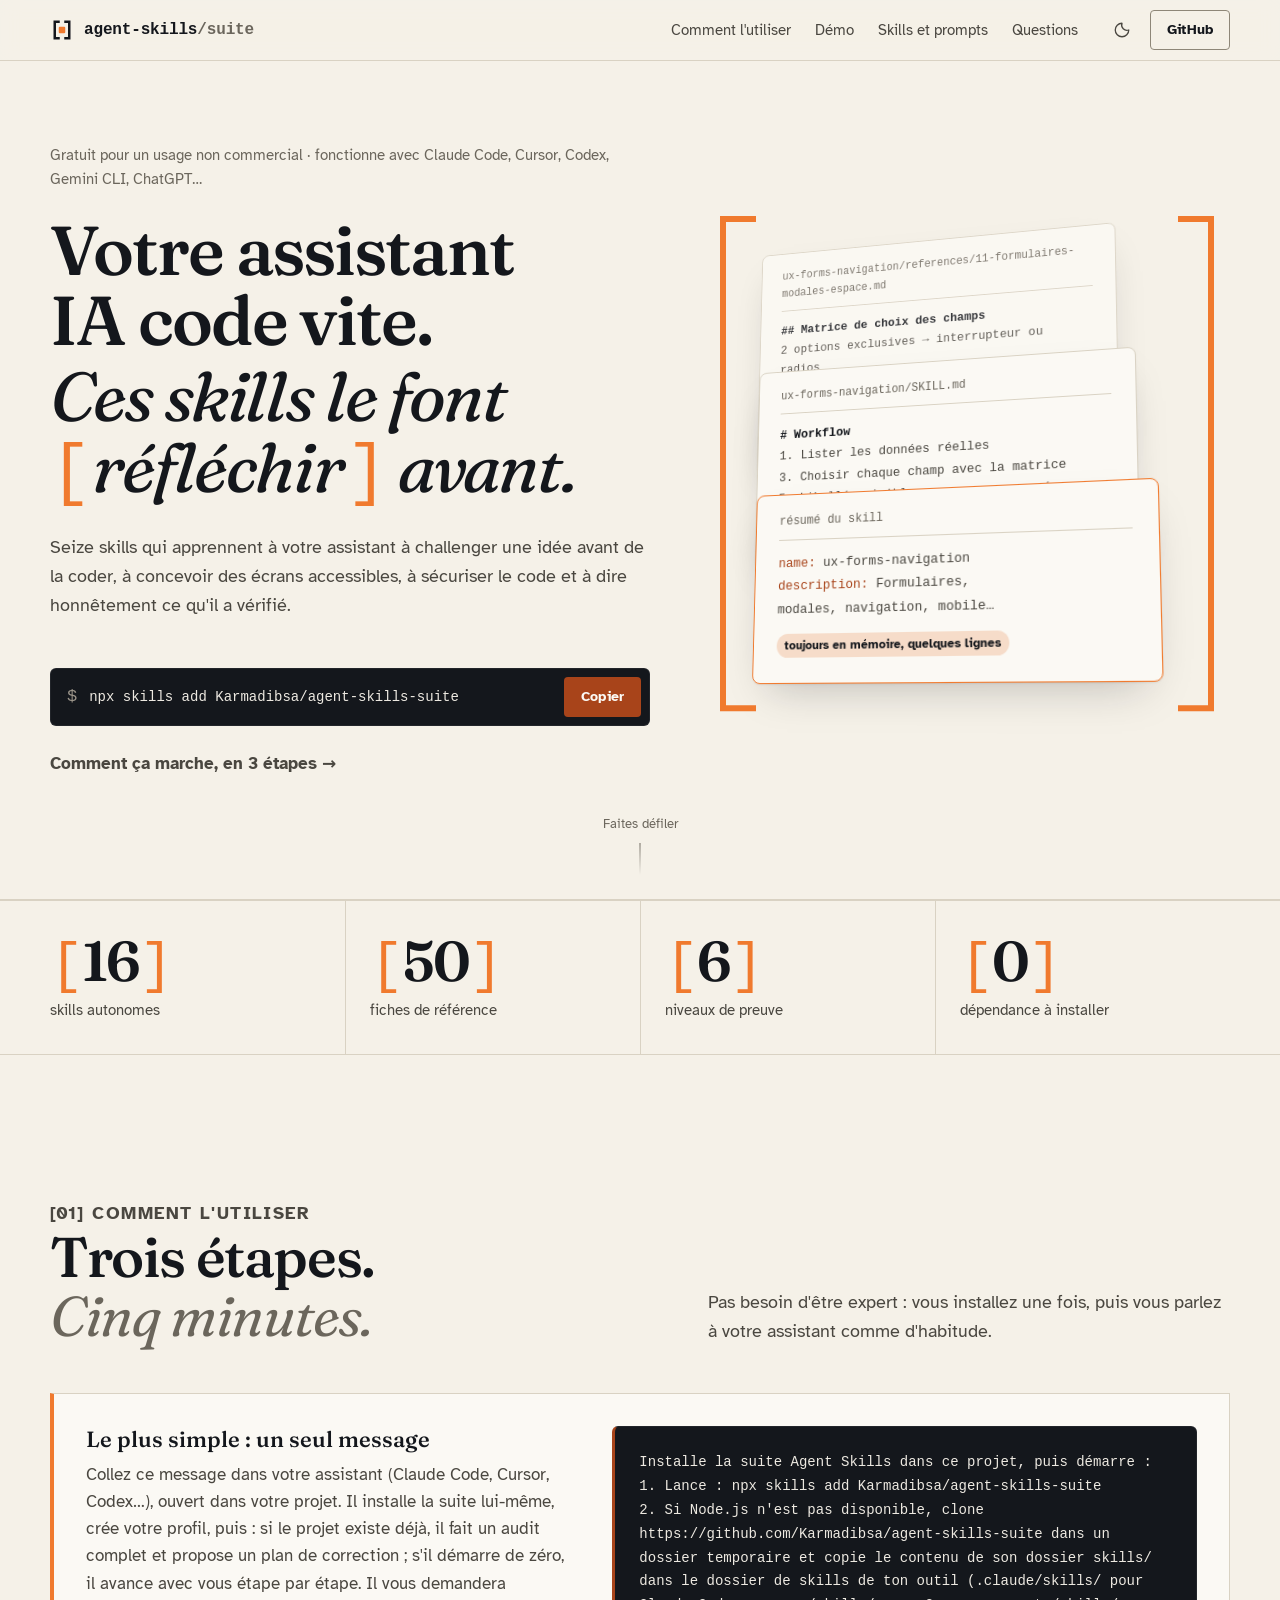
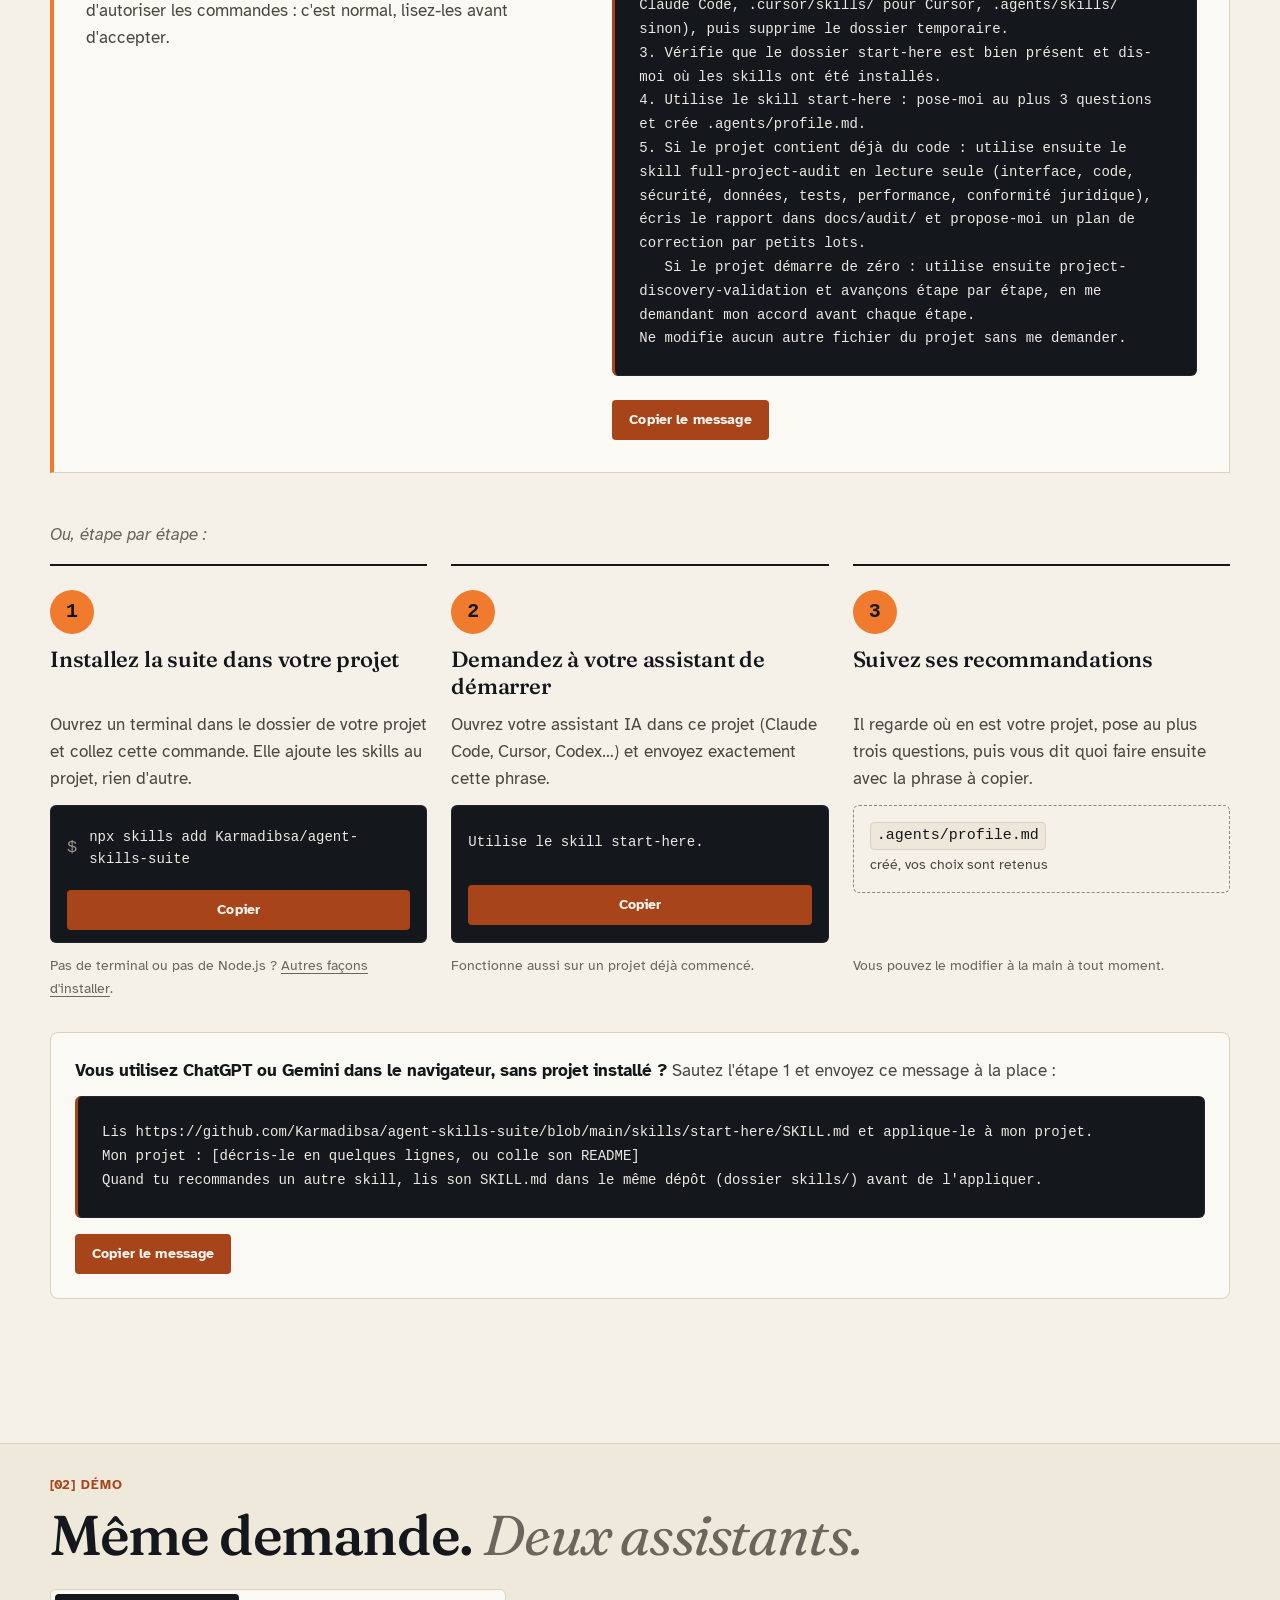
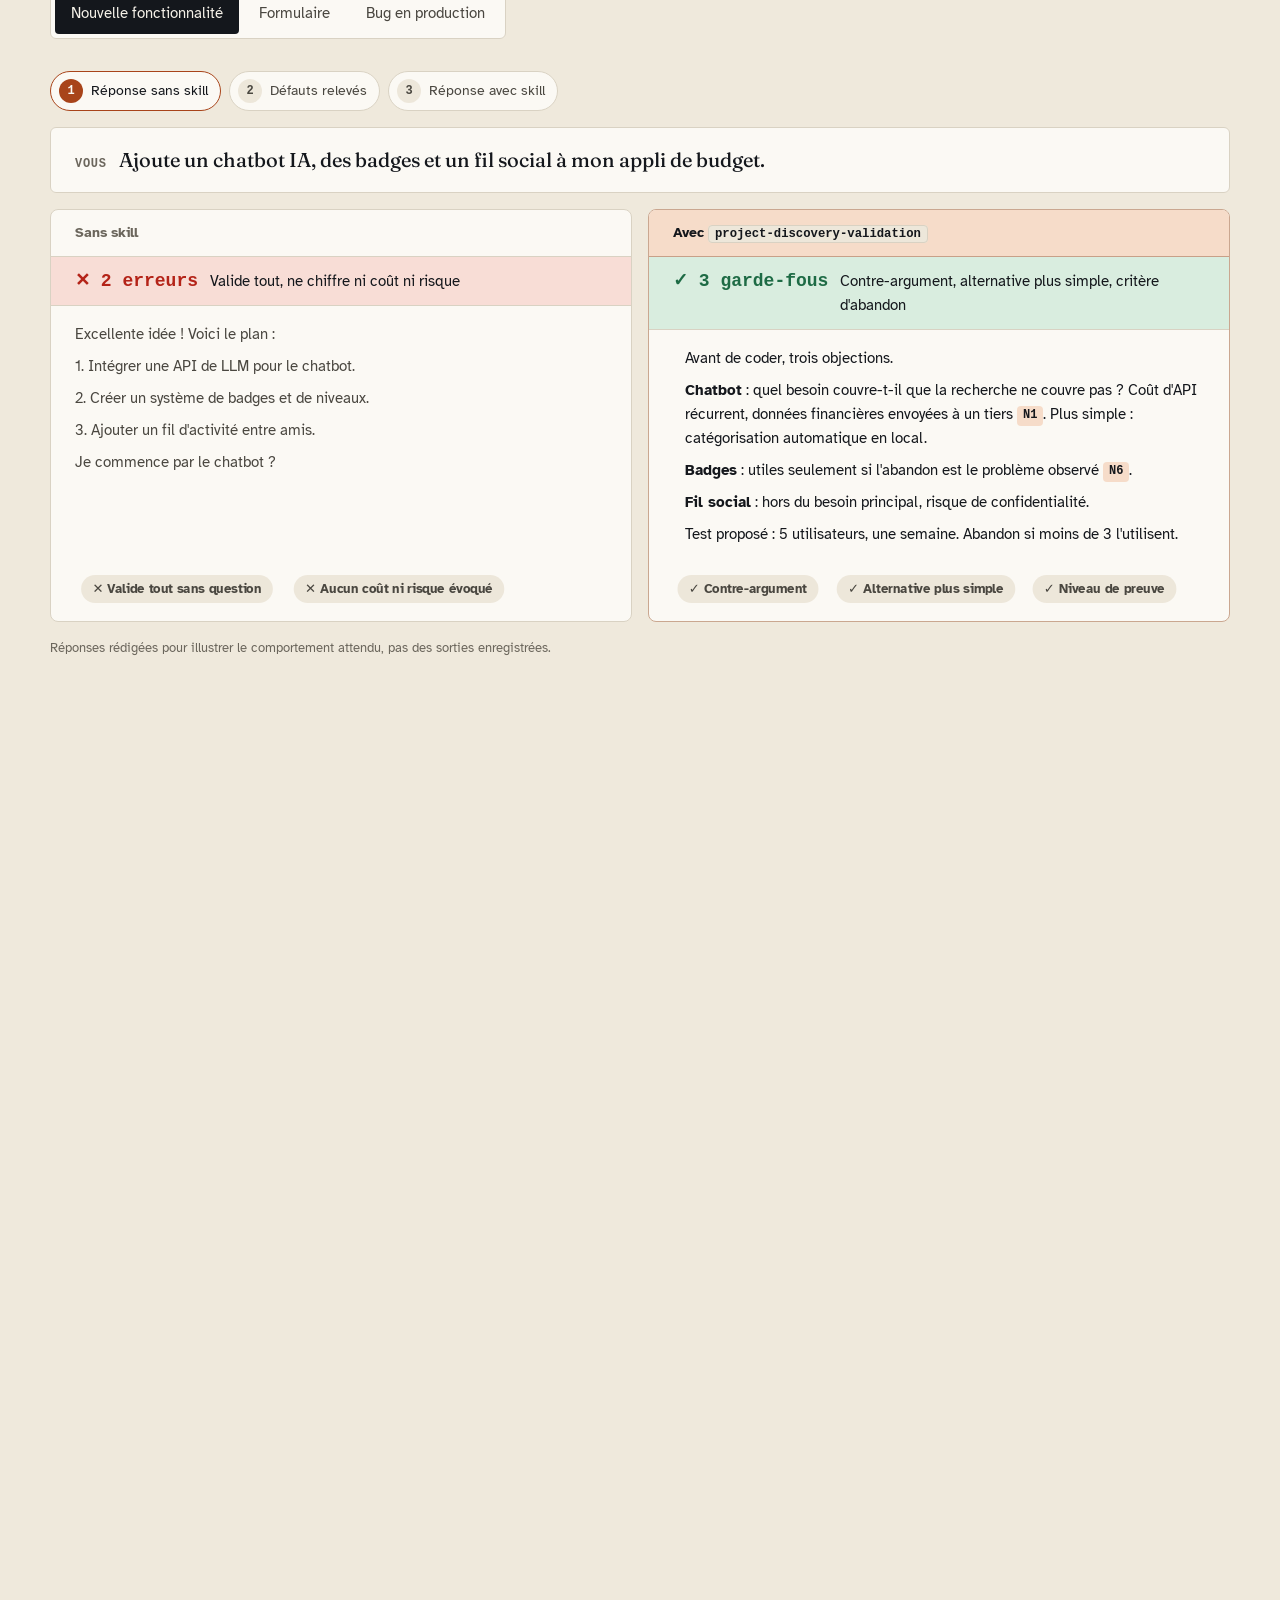
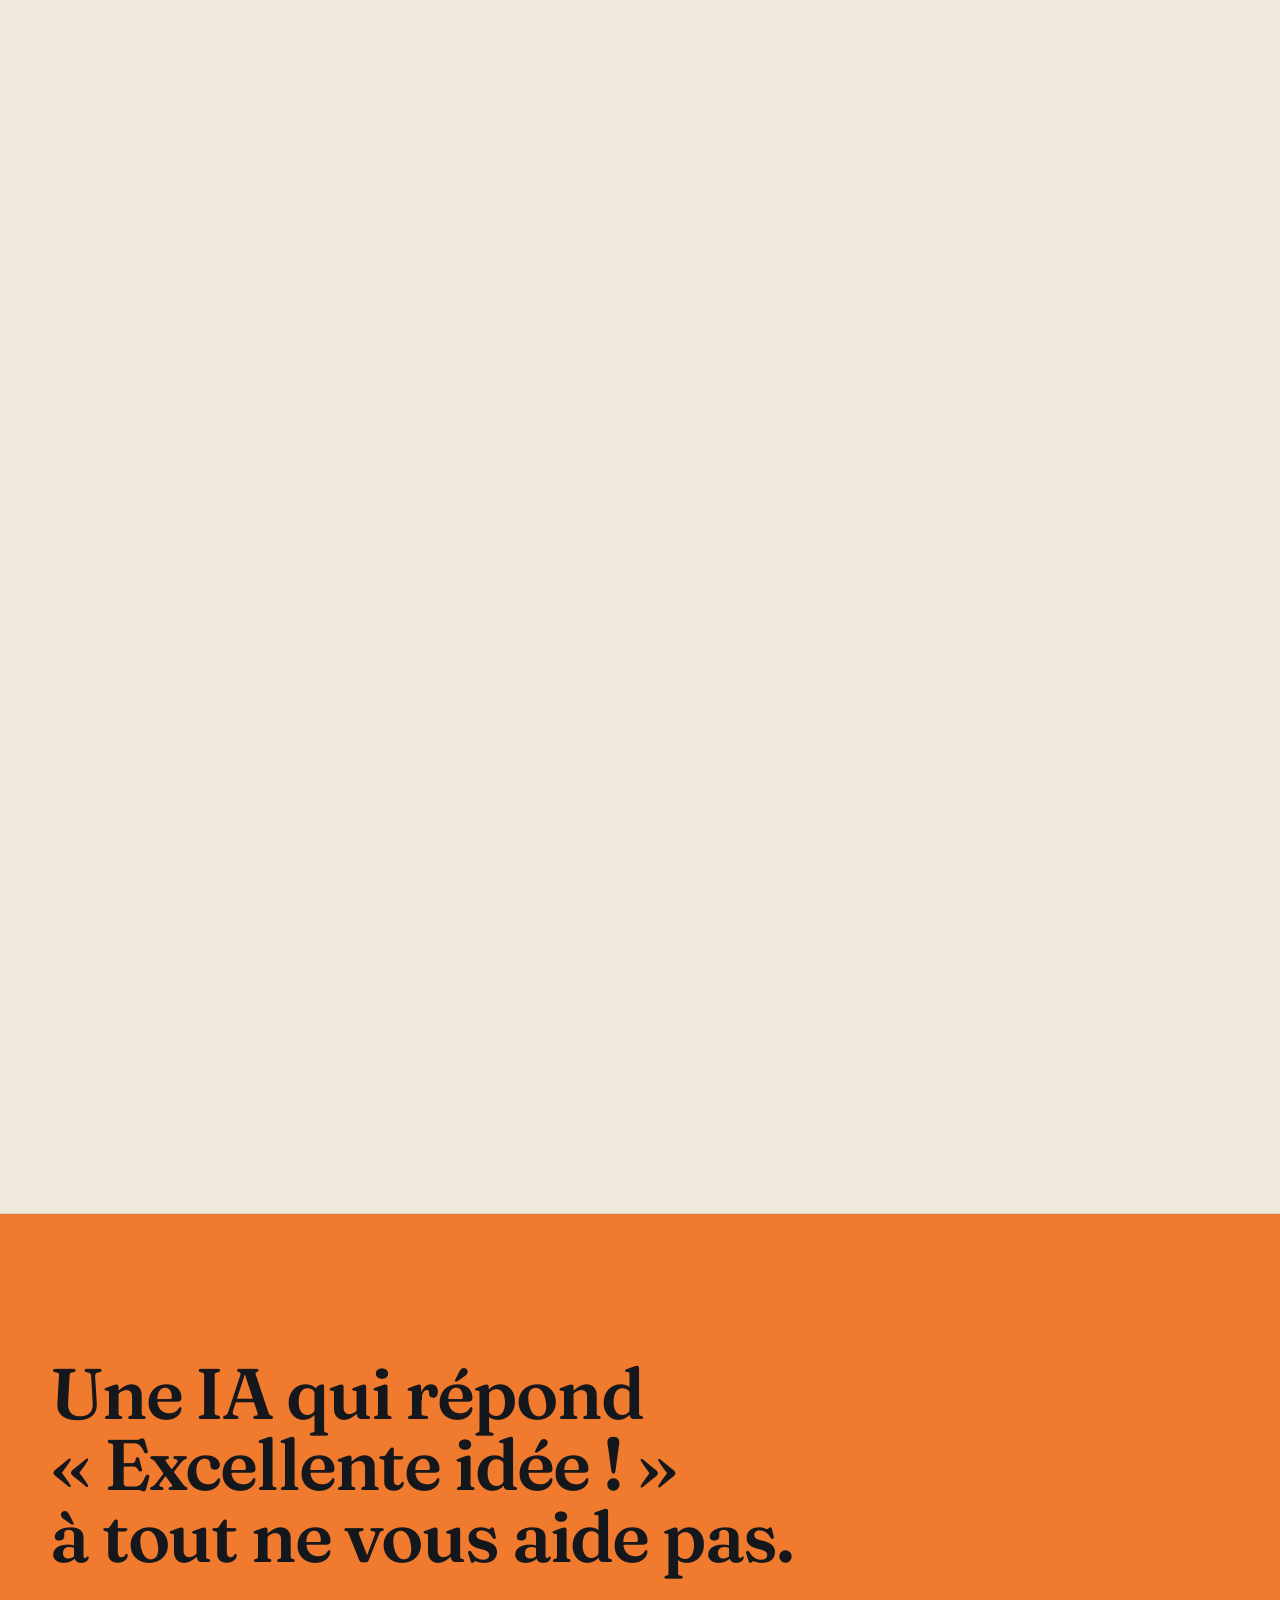
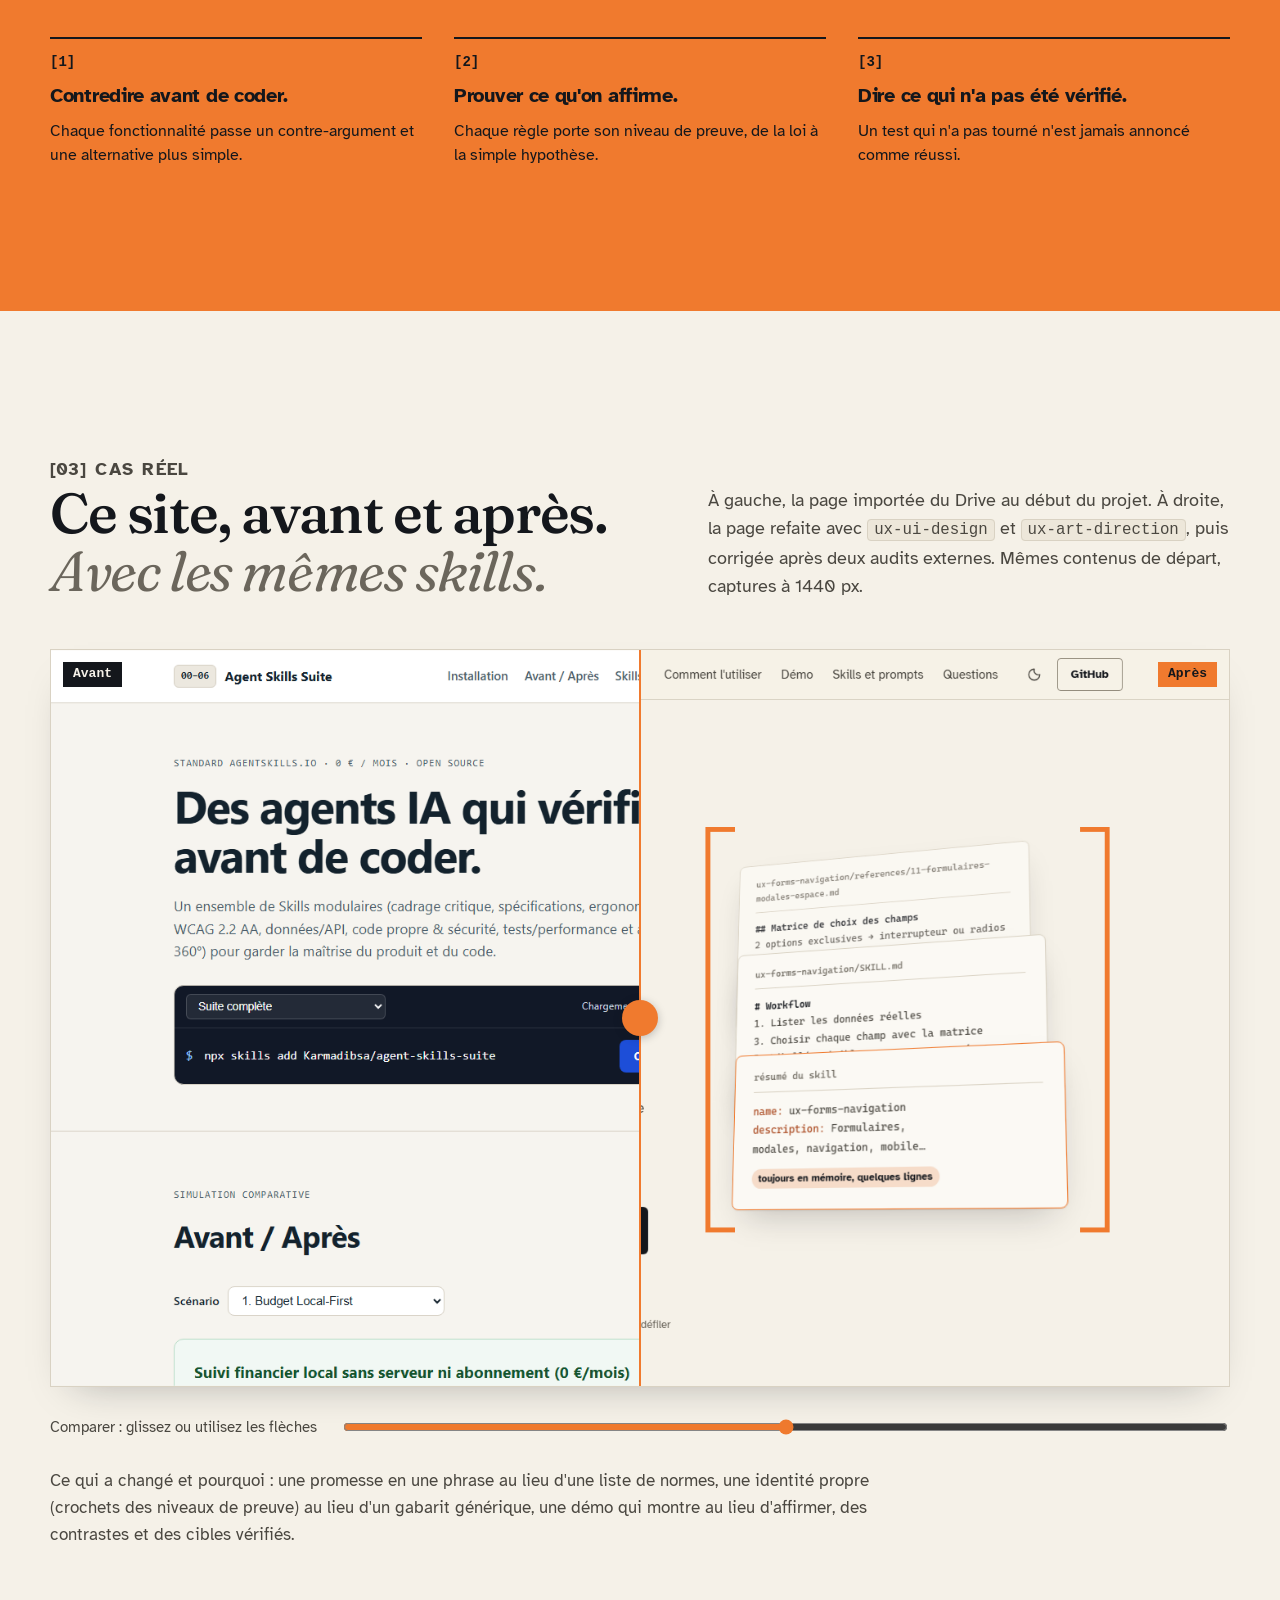
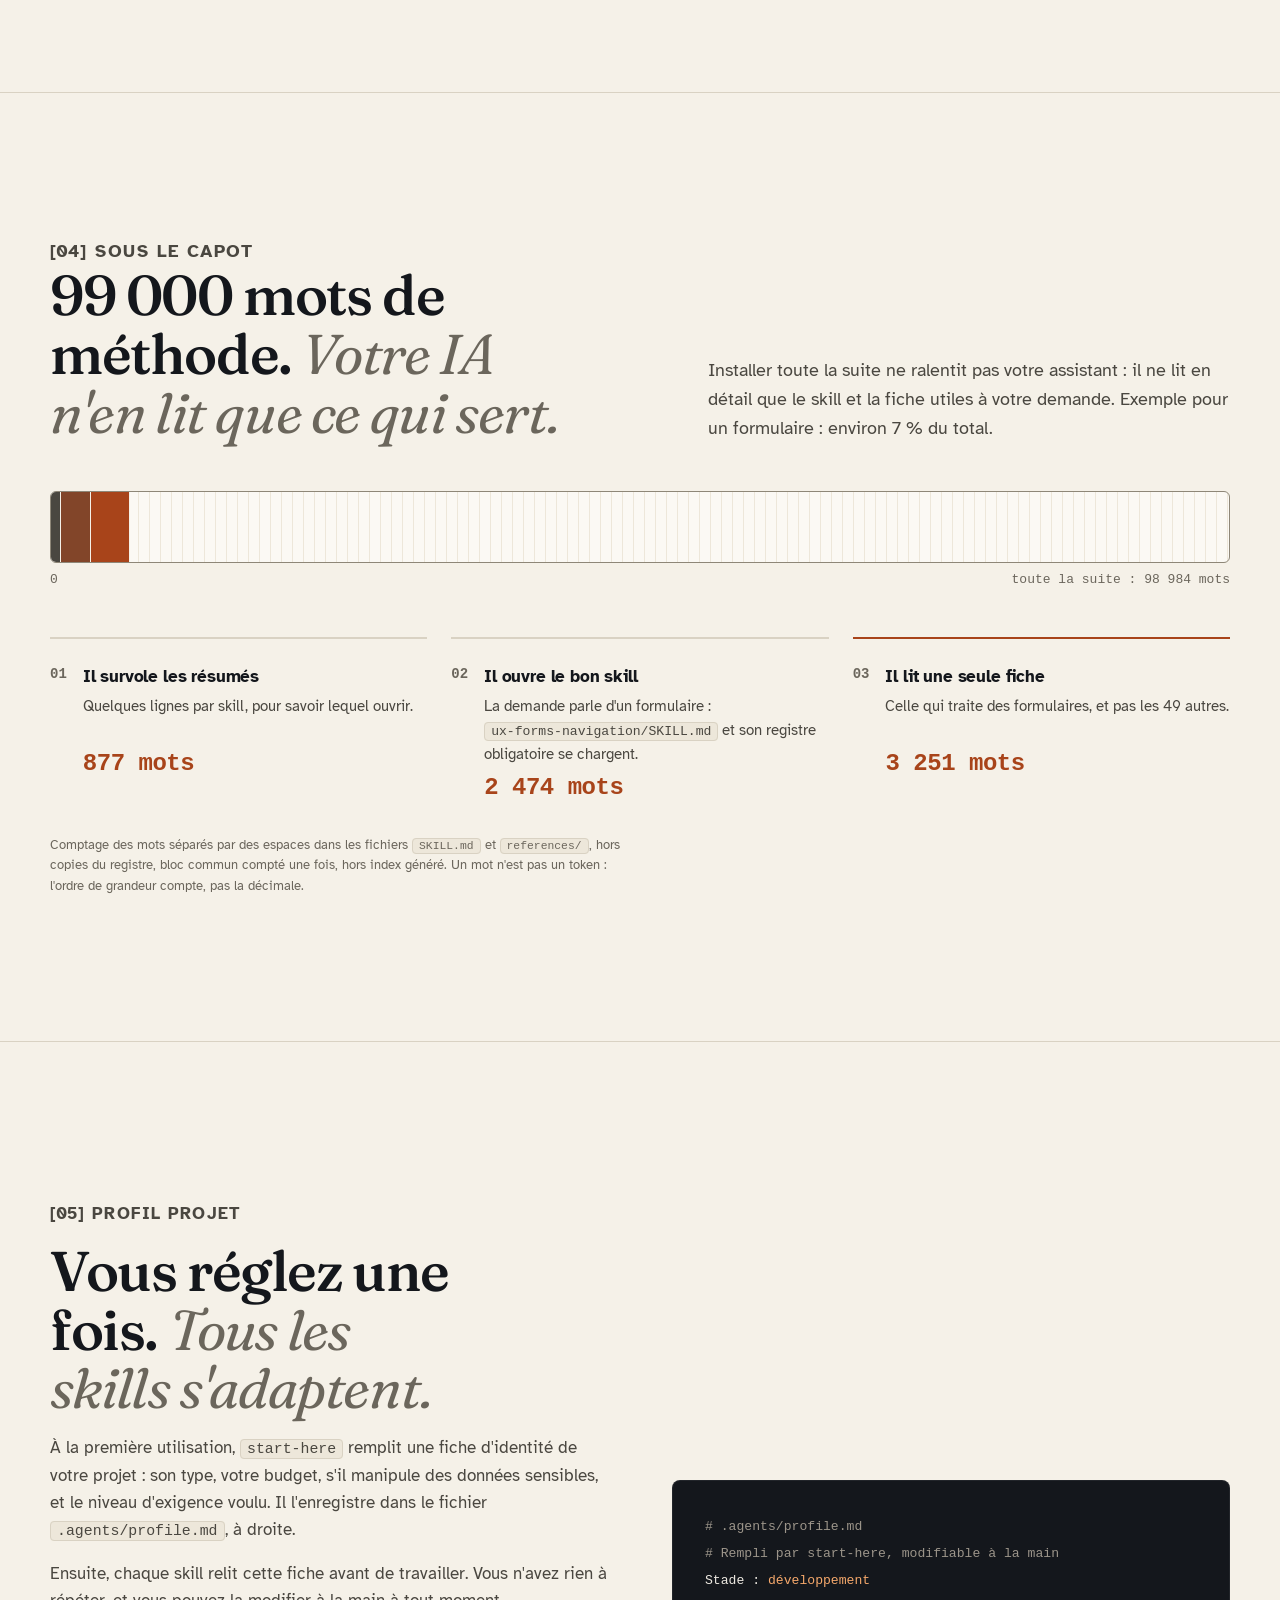
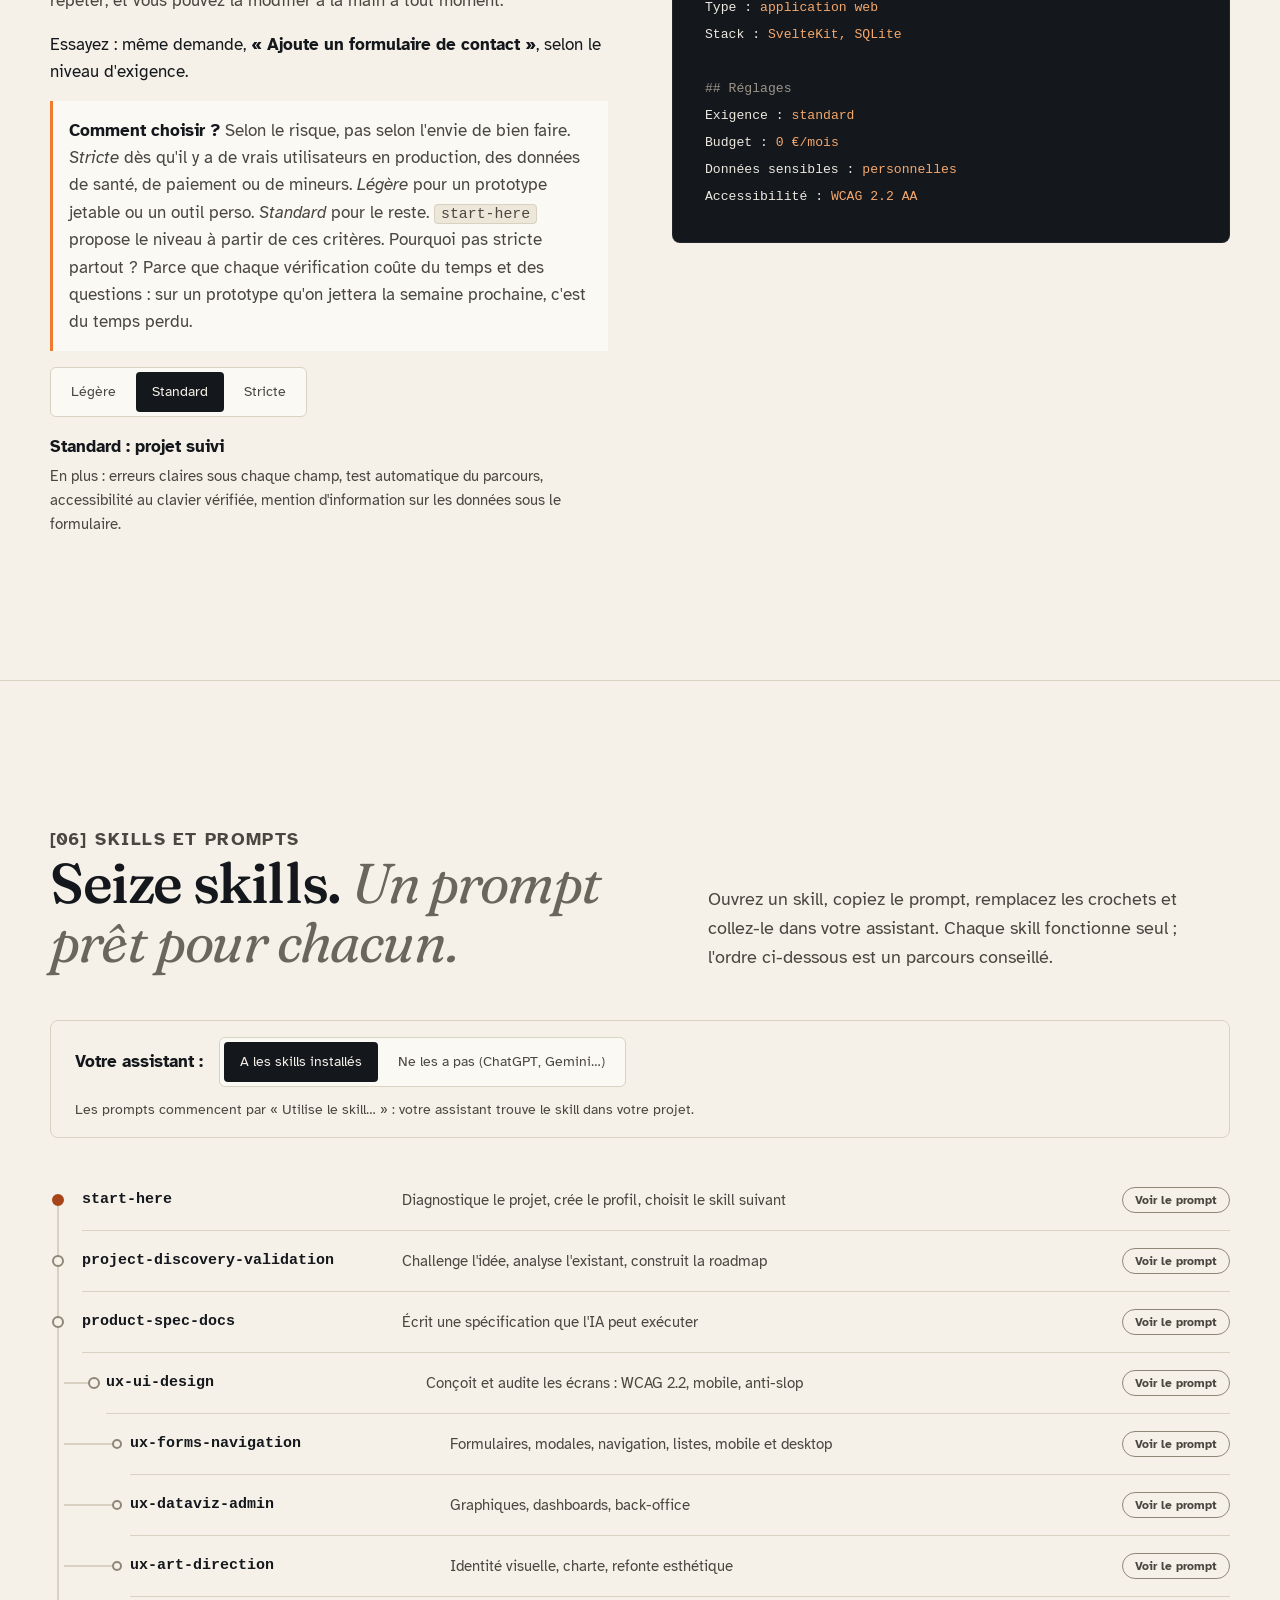
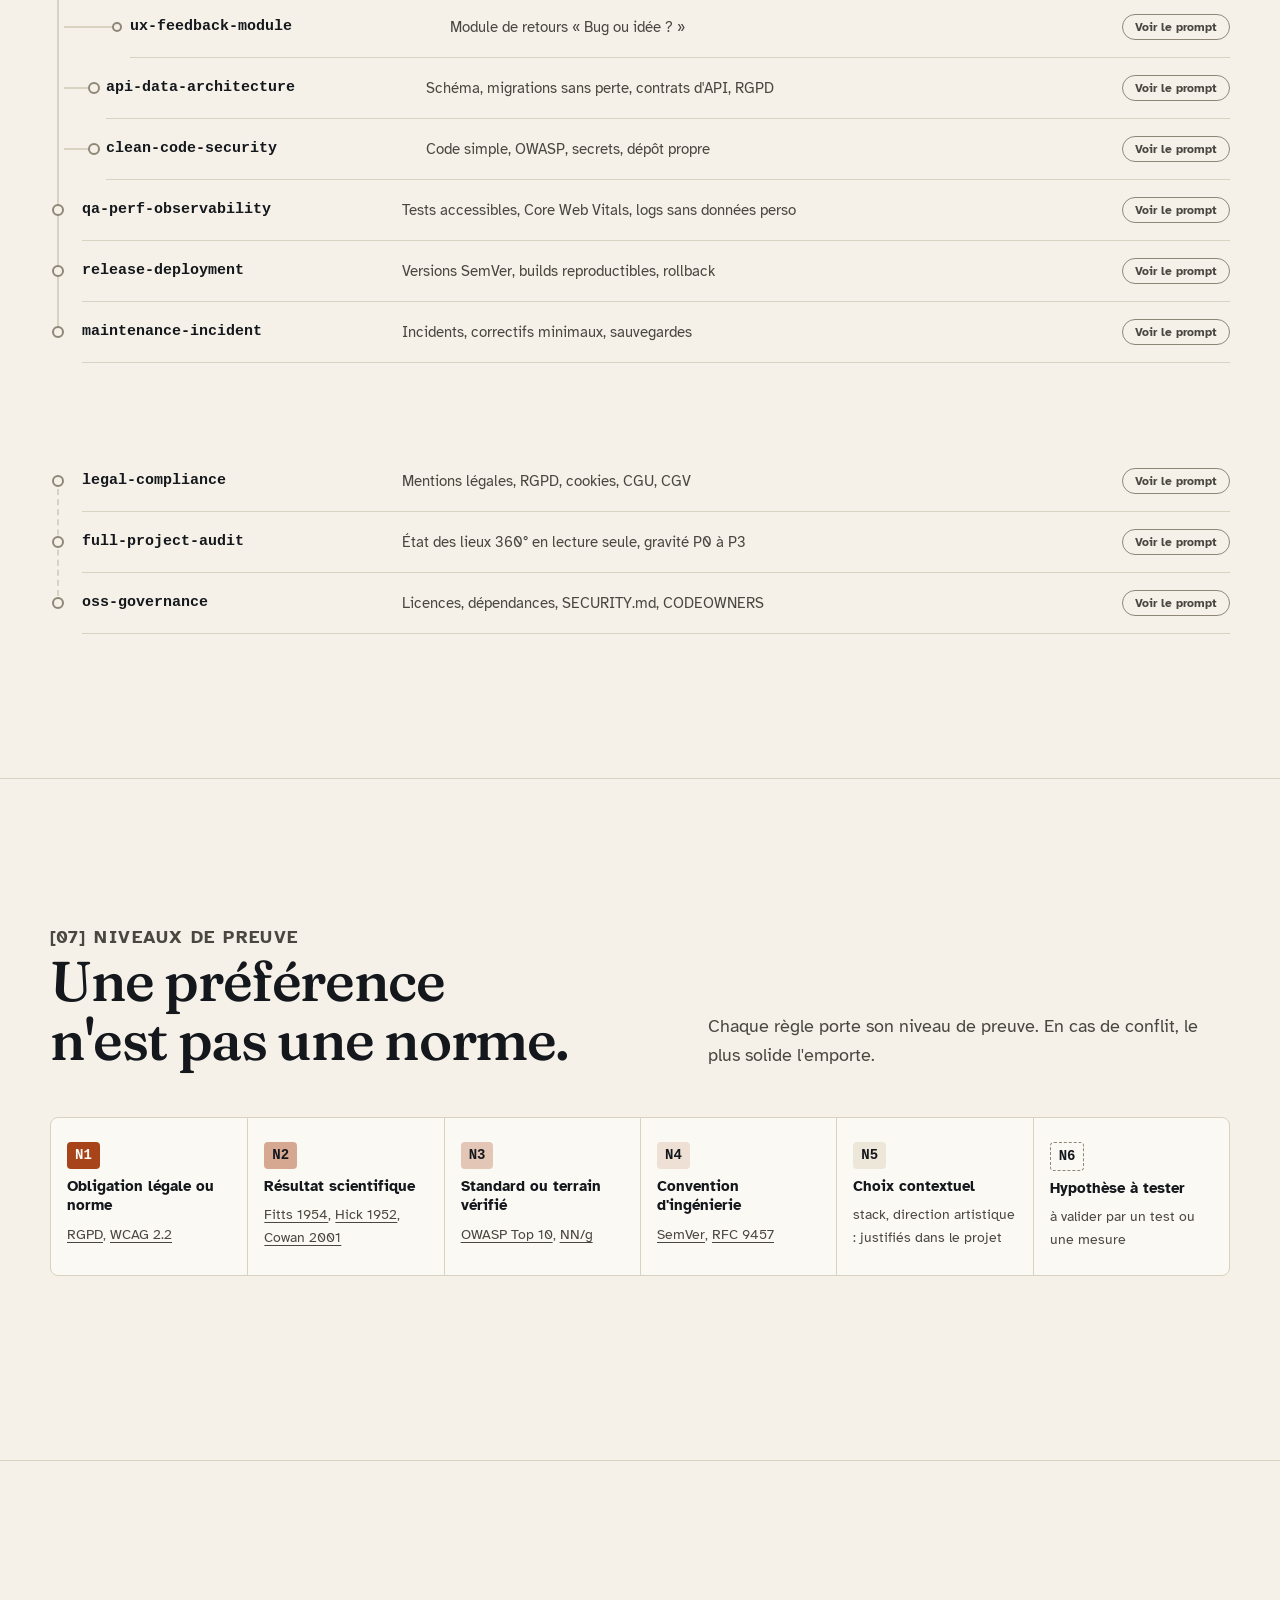
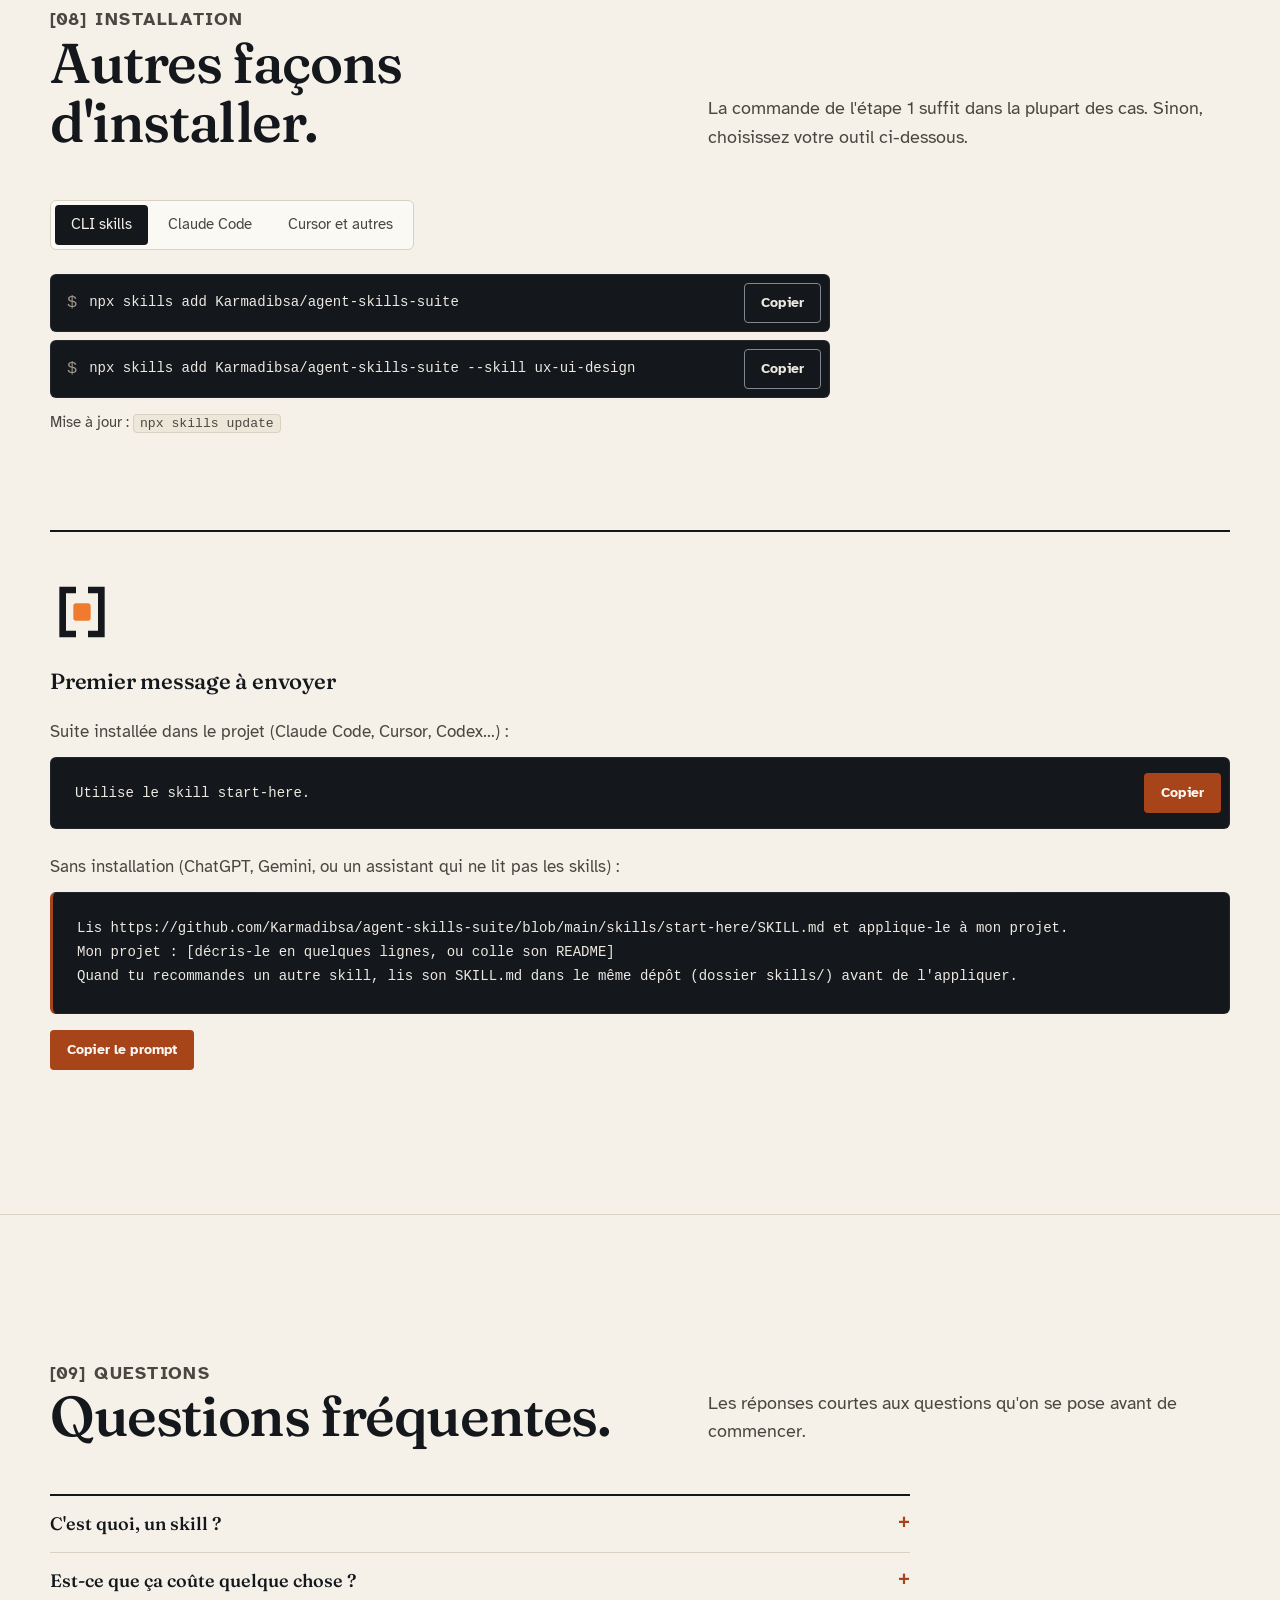
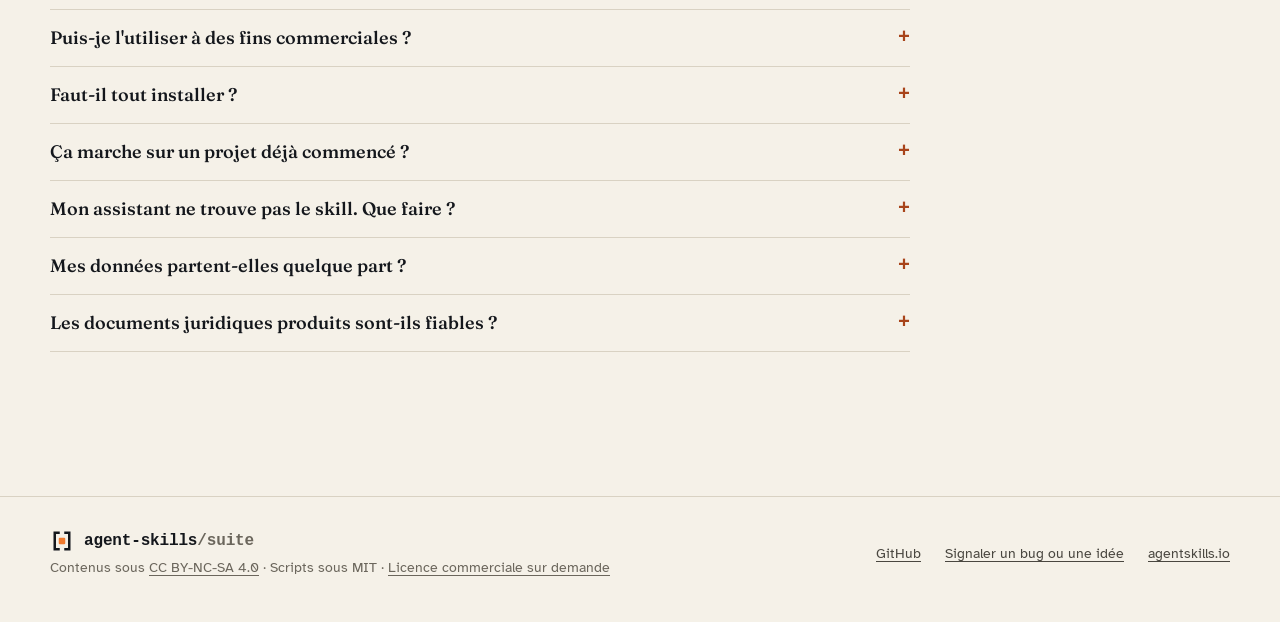
<file: website/index.html>
<!DOCTYPE html>
<html lang="fr">
<head>
  <meta charset="UTF-8">
  <meta name="viewport" content="width=device-width, initial-scale=1.0">
  <title>Agent Skills Suite</title>
  <meta name="description" content="Des skills gratuits (usage non commercial) pour que votre assistant IA de développement challenge vos idées, respecte l'accessibilité, sécurise le code et dise ce qu'il a vraiment vérifié.">
  <meta property="og:type" content="website">
  <meta property="og:url" content="https://agent-skills-suite.am-creative.fr/">
  <meta property="og:title" content="Agent Skills Suite">
  <meta property="og:description" content="Votre assistant IA code vite. Ces skills le font réfléchir avant.">
  <link rel="canonical" href="https://agent-skills-suite.am-creative.fr/">
  <meta name="color-scheme" content="dark light">
  <script>
    (function () {
      var d = document.documentElement, t = null;
      try { t = localStorage.getItem('ass-theme'); } catch (e) { /* stockage indisponible */ }
      if (t === 'light' || t === 'dark') d.setAttribute('data-theme', t);
    })();
  </script>
  <link rel="icon" href="brand/favicon.svg" type="image/svg+xml">
  <link rel="preload" href="assets/fonts/fraunces-latin-wght-normal.woff2" as="font" type="font/woff2" crossorigin>
  <link rel="preload" href="assets/fonts/atkinson-hyperlegible-latin-400-normal.woff2" as="font" type="font/woff2" crossorigin>
  <link rel="stylesheet" href="styles.css">
</head>
<body>
  <a href="#contenu" class="skip-link">Aller au contenu</a>

  <header class="topbar">
    <div class="shell topbar-inner">
      <a href="#haut" class="wordmark" translate="no" aria-label="Agent Skills Suite, accueil"><svg class="logo-mark" viewBox="0 0 24 24" aria-hidden="true"><path d="M8.5 3.75H4.75v16.5H8.5M15.5 3.75h3.75v16.5H15.5" fill="none" stroke="currentColor" stroke-width="2.5" stroke-linecap="square"/><rect x="8.75" y="8.75" width="6.5" height="6.5" rx="1" fill="var(--brand)"/></svg><span>agent-skills<span class="wordmark-dim">/suite</span></span></a>
      <nav class="nav" aria-label="Navigation principale">
        <a href="#utiliser">Comment l'utiliser</a>
        <a href="#demo">Démo</a>
        <a href="#skills">Skills et prompts</a>
        <a href="#faq">Questions</a>
      </nav>
      <div class="topbar-actions">
        <button type="button" class="icon-btn" id="theme-toggle" aria-label="Changer de thème" hidden>
          <svg class="ic-moon" aria-hidden="true" viewBox="0 0 24 24" width="18" height="18"><path d="M12 3a9 9 0 1 0 9 9 7 7 0 0 1-9-9Z" fill="none" stroke="currentColor" stroke-width="1.75" stroke-linejoin="round"/></svg>
          <svg class="ic-sun" aria-hidden="true" viewBox="0 0 24 24" width="18" height="18"><g fill="none" stroke="currentColor" stroke-width="1.75" stroke-linecap="round"><circle cx="12" cy="12" r="4"/><path d="M12 2.5v2M12 19.5v2M4.6 4.6l1.4 1.4M18 18l1.4 1.4M2.5 12h2M19.5 12h2M4.6 19.4 6 18M18 6l1.4-1.4"/></g></svg>
        </button>
        <a class="btn btn-ghost" href="https://github.com/Karmadibsa/agent-skills-suite">GitHub</a>
      </div>
    </div>
    <div class="progress" aria-hidden="true"></div>
  </header>

  <main id="contenu">
    <!-- 1. Hero : la pile de fichiers d'un skill, qui se déploie au scroll -->
    <section id="haut" class="hero" data-scene aria-labelledby="hero-title">
      <div class="hero-grid-bg" aria-hidden="true"></div>
      <div class="shell hero-inner">
        <div class="hero-copy">
          <p class="hero-kicker">Gratuit pour un usage non commercial · fonctionne avec Claude Code, Cursor, Codex, Gemini CLI, ChatGPT…</p>
          <h1 id="hero-title">Votre assistant IA code vite.<span class="accent"> Ces skills le font <span class="br-word">réfléchir</span> avant.</span></h1>
          <p class="hero-lead">Seize skills qui apprennent à votre assistant à challenger une idée avant de la coder, à concevoir des écrans accessibles, à sécuriser le code et à dire honnêtement ce qu'il a vérifié.</p>
          <div class="hero-actions">
            <div class="cmd">
              <span class="cmd-prompt" aria-hidden="true">$</span>
              <code class="cmd-text">npx skills add Karmadibsa/agent-skills-suite</code>
              <button type="button" class="btn btn-primary copy-btn" data-copy="npx skills add Karmadibsa/agent-skills-suite" hidden>Copier</button>
            </div>
            <a class="hero-link" href="#utiliser">Comment ça marche, en 3 étapes <span aria-hidden="true">→</span></a>
          </div>
        </div>

        <div class="stack" aria-hidden="true">
          <svg class="big-br big-br-l" viewBox="0 0 40 400" preserveAspectRatio="none"><path d="M36 4H6v392h30" fill="none" stroke="currentColor" stroke-width="6" stroke-linecap="square" vector-effect="non-scaling-stroke"/></svg>
          <svg class="big-br big-br-r" viewBox="0 0 40 400" preserveAspectRatio="none"><path d="M4 4h30v392H4" fill="none" stroke="currentColor" stroke-width="6" stroke-linecap="square" vector-effect="non-scaling-stroke"/></svg>
          <div class="file file-3">
            <p class="file-path">ux-forms-navigation/references/11-formulaires-modales-espace.md</p>
            <p class="file-line"><span class="t-h">## Matrice de choix des champs</span></p>
            <p class="file-line">2 options exclusives → interrupteur ou radios</p>
            <p class="file-line">3 à 5 options → boutons segmentés visibles</p>
            <p class="file-line">&gt; 15 options → combobox filtrable au clavier</p>
            <p class="file-tag">chargé seulement pour un formulaire</p>
          </div>
          <div class="file file-2">
            <p class="file-path">ux-forms-navigation/SKILL.md</p>
            <p class="file-line"><span class="t-h"># Workflow</span></p>
            <p class="file-line">1. Lister les données réelles</p>
            <p class="file-line">3. Choisir chaque champ avec la matrice</p>
            <p class="file-line">5. Libellés visibles, erreurs annoncées</p>
            <p class="file-tag">chargé quand la tâche touche un formulaire</p>
          </div>
          <div class="file file-1">
            <p class="file-path">résumé du skill</p>
            <p class="file-line"><span class="t-k">name:</span> ux-forms-navigation</p>
            <p class="file-line"><span class="t-k">description:</span> Formulaires,</p>
            <p class="file-line">modales, navigation, mobile…</p>
            <p class="file-tag">toujours en mémoire, quelques lignes</p>
          </div>
        </div>
      </div>
      <a class="scroll-cue" href="#demo"><span>Faites défiler</span><span class="scroll-cue-line" aria-hidden="true"></span></a>
    </section>

    <section class="facts" aria-label="La suite en chiffres">
      <ul class="shell facts-list">
        <li><span class="fact-num">16</span><span class="fact-label">skills autonomes</span></li>
        <li><span class="fact-num">50</span><span class="fact-label">fiches de référence</span></li>
        <li><span class="fact-num">6</span><span class="fact-label">niveaux de preuve</span></li>
        <li><span class="fact-num">0</span><span class="fact-label">dépendance à installer</span></li>
      </ul>
    </section>

    <!-- 1. Mode d'emploi en 3 étapes, sans jargon -->
    <section id="utiliser" class="section howto" aria-labelledby="howto-title">
      <div class="shell">
        <div class="section-head">
          <div class="head-title">
            <p class="kicker" aria-hidden="true">[01] Comment l'utiliser</p>
            <h2 id="howto-title">Trois étapes. <span class="dim">Cinq minutes.</span></h2>
          </div>
          <p>Pas besoin d'être expert : vous installez une fois, puis vous parlez à votre assistant comme d'habitude.</p>
        </div>

        <div class="oneshot">
          <div class="oneshot-text">
            <p class="oneshot-label">Le plus simple : un seul message</p>
            <p>Collez ce message dans votre assistant (Claude Code, Cursor, Codex…), ouvert dans votre projet. Il installe la suite lui-même, crée votre profil, puis : si le projet existe déjà, il fait un audit complet et propose un plan de correction ; s'il démarre de zéro, il avance avec vous étape par étape. Il vous demandera d'autoriser les commandes : c'est normal, lisez-les avant d'accepter.</p>
          </div>
<pre class="prompt-full" id="p-oneshot">Installe la suite Agent Skills dans ce projet, puis démarre :
1. Lance : npx skills add Karmadibsa/agent-skills-suite
2. Si Node.js n'est pas disponible, clone https://github.com/Karmadibsa/agent-skills-suite dans un dossier temporaire et copie le contenu de son dossier skills/ dans le dossier de skills de ton outil (.claude/skills/ pour Claude Code, .cursor/skills/ pour Cursor, .agents/skills/ sinon), puis supprime le dossier temporaire.
3. Vérifie que le dossier start-here est bien présent et dis-moi où les skills ont été installés.
4. Utilise le skill start-here : pose-moi au plus 3 questions et crée .agents/profile.md.
5. Si le projet contient déjà du code : utilise ensuite le skill full-project-audit en lecture seule (interface, code, sécurité, données, tests, performance, conformité juridique), écris le rapport dans docs/audit/ et propose-moi un plan de correction par petits lots.
   Si le projet démarre de zéro : utilise ensuite project-discovery-validation et avançons étape par étape, en me demandant mon accord avant chaque étape.
Ne modifie aucun autre fichier du projet sans me demander.</pre>
          <button type="button" class="btn btn-primary copy-btn" data-copy-target="p-oneshot" data-label="Copier le message d'installation automatique" hidden>Copier le message</button>
        </div>

        <p class="howto-or">Ou, étape par étape :</p>

        <ol class="howto-steps">
          <li class="howto-step">
            <span class="howto-num" aria-hidden="true">1</span>
            <h3>Installez la suite dans votre projet</h3>
            <p>Ouvrez un terminal dans le dossier de votre projet et collez cette commande. Elle ajoute les skills au projet, rien d'autre.</p>
            <div class="cmd"><span class="cmd-prompt" aria-hidden="true">$</span><code class="cmd-text">npx skills add Karmadibsa/agent-skills-suite</code><button type="button" class="btn btn-primary copy-btn" data-copy="npx skills add Karmadibsa/agent-skills-suite" hidden>Copier</button></div>
            <p class="howto-note">Pas de terminal ou pas de Node.js ? <a href="#installer">Autres façons d'installer</a>.</p>
          </li>
          <li class="howto-step">
            <span class="howto-num" aria-hidden="true">2</span>
            <h3>Demandez à votre assistant de démarrer</h3>
            <p>Ouvrez votre assistant IA dans ce projet (Claude Code, Cursor, Codex…) et envoyez exactement cette phrase.</p>
            <div class="cmd"><code class="cmd-text">Utilise le skill start-here.</code><button type="button" class="btn btn-primary copy-btn" data-copy="Utilise le skill start-here." hidden>Copier</button></div>
            <p class="howto-note">Fonctionne aussi sur un projet déjà commencé.</p>
          </li>
          <li class="howto-step">
            <span class="howto-num" aria-hidden="true">3</span>
            <h3>Suivez ses recommandations</h3>
            <p>Il regarde où en est votre projet, pose au plus trois questions, puis vous dit quoi faire ensuite avec la phrase à copier.</p>
            <div class="howto-file"><code>.agents/profile.md</code><span>créé, vos choix sont retenus</span></div>
            <p class="howto-note">Vous pouvez le modifier à la main à tout moment.</p>
          </li>
        </ol>

        <div class="howto-web">
          <p><strong>Vous utilisez ChatGPT ou Gemini dans le navigateur, sans projet installé ?</strong> Sautez l'étape 1 et envoyez ce message à la place :</p>
<pre class="prompt-full" id="p-web">Lis https://github.com/Karmadibsa/agent-skills-suite/blob/main/skills/start-here/SKILL.md et applique-le à mon projet.
Mon projet : [décris-le en quelques lignes, ou colle son README]
Quand tu recommandes un autre skill, lis son SKILL.md dans le même dépôt (dossier skills/) avant de l'appliquer.</pre>
          <button type="button" class="btn btn-primary copy-btn" data-copy-target="p-web" data-label="Copier le message pour ChatGPT ou Gemini" hidden>Copier le message</button>
        </div>
      </div>
    </section>

    <!-- 2. Démo épinglée : la réponse complaisante se fait barrer, la bonne arrive -->
    <section id="demo" class="demo" data-pin aria-labelledby="demo-title">
      <div class="pin">
        <div class="shell">
          <div class="demo-head">
            <div class="head-title">
              <p class="kicker" aria-hidden="true">[02] Démo</p>
              <h2 id="demo-title">Même demande. <span class="dim">Deux assistants.</span></h2>
            </div>
            <div class="tabs" role="tablist" aria-label="Choisir un scénario" hidden>
              <button type="button" role="tab" id="tab-idee" aria-controls="sc-idee" aria-selected="true">Nouvelle fonctionnalité</button>
              <button type="button" role="tab" id="tab-ui" aria-controls="sc-ui" aria-selected="false" tabindex="-1">Formulaire</button>
              <button type="button" role="tab" id="tab-bug" aria-controls="sc-bug" aria-selected="false" tabindex="-1">Bug en production</button>
            </div>
          </div>
          <ol class="stepper" aria-label="Étapes de la démo" hidden>
            <li><button type="button" data-step="0.30"><span class="stepper-num">1</span>Réponse sans skill</button></li>
            <li><button type="button" data-step="0.48"><span class="stepper-num">2</span>Défauts relevés</button></li>
            <li><button type="button" data-step="0.97"><span class="stepper-num">3</span>Réponse avec skill</button></li>
          </ol>

          <article class="scenario" id="sc-idee" role="tabpanel" aria-labelledby="tab-idee" tabindex="0">
            <p class="prompt"><span class="prompt-label">Vous</span>Ajoute un chatbot IA, des badges et un fil social à mon appli de budget.</p>
            <div class="compare">
              <div class="pane pane-before">
                <p class="pane-label">Sans skill</p>
                <p class="verdict verdict-bad"><span class="verdict-n">✕ 2 erreurs</span><span>Valide tout, ne chiffre ni coût ni risque</span></p>
                <div class="pane-body">
                  <p class="line" data-at="0.04">Excellente idée ! Voici le plan :</p>
                  <p class="line" data-at="0.10">1. Intégrer une API de LLM pour le chatbot.</p>
                  <p class="line" data-at="0.16">2. Créer un système de badges et de niveaux.</p>
                  <p class="line" data-at="0.22">3. Ajouter un fil d'activité entre amis.</p>
                  <p class="line" data-at="0.28">Je commence par le chatbot ?</p>
                </div>
                <ul class="flags" aria-label="Problèmes">
                  <li data-at="0.40">Valide tout sans question</li>
                  <li data-at="0.44">Aucun coût ni risque évoqué</li>
                </ul>
              </div>
              <div class="pane pane-after">
                <p class="pane-label">Avec <code>project-discovery-validation</code></p>
                <p class="verdict verdict-good"><span class="verdict-n">✓ 3 garde-fous</span><span>Contre-argument, alternative plus simple, critère d'abandon</span></p>
                <div class="pane-body">
                  <p class="line" data-at="0.56">Avant de coder, trois objections.</p>
                  <p class="line" data-at="0.62"><strong>Chatbot</strong> : quel besoin couvre-t-il que la recherche ne couvre pas ? Coût d'API récurrent, données financières envoyées à un tiers <span class="ev">N1</span>. Plus simple : catégorisation automatique en local.</p>
                  <p class="line" data-at="0.70"><strong>Badges</strong> : utiles seulement si l'abandon est le problème observé <span class="ev">N6</span>.</p>
                  <p class="line" data-at="0.76"><strong>Fil social</strong> : hors du besoin principal, risque de confidentialité.</p>
                  <p class="line" data-at="0.82">Test proposé : 5 utilisateurs, une semaine. Abandon si moins de 3 l'utilisent.</p>
                </div>
                <ul class="flags flags-good" aria-label="Apports">
                  <li data-at="0.88">Contre-argument</li>
                  <li data-at="0.90">Alternative plus simple</li>
                  <li data-at="0.92">Niveau de preuve</li>
                </ul>
              </div>
            </div>
          </article>

          <article class="scenario" id="sc-ui" role="tabpanel" aria-labelledby="tab-ui" tabindex="0">
            <p class="prompt"><span class="prompt-label">Vous</span>Fais-moi un formulaire d'inscription moderne.</p>
            <div class="compare">
              <div class="pane pane-before">
                <p class="pane-label">Sans skill</p>
                <p class="verdict verdict-bad"><span class="verdict-n">✕ 3 erreurs</span><span>Pas de libellé, contraste non vérifié, bouton ambigu</span></p>
                <div class="pane-body code-body">
                  <p class="line" data-at="0.04"><code>&lt;div class="glass-card gradient"&gt;</code></p>
                  <p class="line" data-at="0.10"><code>  &lt;input placeholder="Email"&gt;</code></p>
                  <p class="line" data-at="0.16"><code>  &lt;input placeholder="Mot de passe"&gt;</code></p>
                  <p class="line" data-at="0.22"><code>  &lt;button class="neon"&gt;Go 🚀&lt;/button&gt;</code></p>
                  <p class="line" data-at="0.28"><code>&lt;/div&gt;</code></p>
                </div>
                <ul class="flags" aria-label="Problèmes">
                  <li data-at="0.40">Pas de libellé visible</li>
                  <li data-at="0.43">Contraste non vérifié</li>
                  <li data-at="0.46">Bouton ambigu</li>
                </ul>
              </div>
              <div class="pane pane-after">
                <p class="pane-label">Avec <code>ux-forms-navigation</code></p>
                <p class="verdict verdict-good"><span class="verdict-n">✓ 3 garde-fous</span><span>Accessible, action explicite, rien de décoratif</span></p>
                <div class="pane-body code-body">
                  <p class="line" data-at="0.56"><code>&lt;label for="email"&gt;Adresse e-mail&lt;/label&gt;</code></p>
                  <p class="line" data-at="0.62"><code>&lt;input id="email" type="email" autocomplete="email"</code></p>
                  <p class="line" data-at="0.66"><code>  required aria-describedby="email-err"&gt;</code></p>
                  <p class="line" data-at="0.72"><code>&lt;p id="email-err" role="alert" hidden&gt;&lt;/p&gt;</code></p>
                  <p class="line" data-at="0.78"><code>&lt;button type="submit"&gt;Créer mon compte&lt;/button&gt;</code></p>
                  <p class="line prose" data-at="0.84">Libellés visibles, erreur à la sortie du champ, contraste 4,5:1 <span class="ev">N1</span>.</p>
                </div>
                <ul class="flags flags-good" aria-label="Apports">
                  <li data-at="0.88">WCAG 2.2 AA</li>
                  <li data-at="0.90">Action explicite</li>
                  <li data-at="0.92">Zéro décor gratuit</li>
                </ul>
              </div>
            </div>
          </article>

          <article class="scenario" id="sc-bug" role="tabpanel" aria-labelledby="tab-bug" tabindex="0">
            <p class="prompt"><span class="prompt-label">Vous</span>L'export CSV plante depuis ce matin, corrige-le.</p>
            <div class="compare">
              <div class="pane pane-before">
                <p class="pane-label">Sans skill</p>
                <p class="verdict verdict-bad"><span class="verdict-n">✕ 2 erreurs</span><span>Fichier mort ajouté, tests annoncés sans avoir tourné</span></p>
                <div class="pane-body">
                  <p class="line" data-at="0.04">J'ai réécrit <code>export.js</code> entièrement.</p>
                  <p class="line" data-at="0.12">J'ai gardé l'ancien dans <code>export_old.js</code> par sécurité.</p>
                  <p class="line" data-at="0.22">Tous les tests passent ✅</p>
                </div>
                <ul class="flags" aria-label="Problèmes">
                  <li data-at="0.40">Fichier mort ajouté</li>
                  <li data-at="0.44">Tests jamais lancés</li>
                </ul>
              </div>
              <div class="pane pane-after">
                <p class="pane-label">Avec <code>maintenance-incident</code></p>
                <p class="verdict verdict-good"><span class="verdict-n">✓ 2 garde-fous</span><span>Correctif minimal, ce qui n'est pas vérifié est dit</span></p>
                <div class="pane-body">
                  <p class="line" data-at="0.56">Reproduit : une virgule dans un libellé casse la ligne.</p>
                  <p class="line" data-at="0.64">Correctif de 3 lignes dans <code>export.js</code>, aucun fichier copié. Test de non-régression ajouté.</p>
                  <p class="line" data-at="0.74"><strong>Non vérifié</strong> : la suite de tests n'a pas pu tourner ici. À lancer : <code>npm test</code>.</p>
                </div>
                <ul class="flags flags-good" aria-label="Apports">
                  <li data-at="0.88">Correctif minimal</li>
                  <li data-at="0.91">Preuve honnête</li>
                </ul>
              </div>
            </div>
          </article>

          <p class="demo-note">Réponses rédigées pour illustrer le comportement attendu, pas des sorties enregistrées.</p>
        </div>
      </div>
    </section>

    <section class="manifesto" aria-labelledby="manifesto-title">
      <div class="shell">
        <h2 id="manifesto-title" class="manifesto-title">Une IA qui répond «&nbsp;Excellente idée&nbsp;!&nbsp;» à&nbsp;tout ne vous aide pas.</h2>
        <ol class="manifesto-list">
          <li><span class="m-num">[1]</span><strong>Contredire avant de coder.</strong> Chaque fonctionnalité passe un contre-argument et une alternative plus simple.</li>
          <li><span class="m-num">[2]</span><strong>Prouver ce qu'on affirme.</strong> Chaque règle porte son niveau de preuve, de la loi à la simple hypothèse.</li>
          <li><span class="m-num">[3]</span><strong>Dire ce qui n'a pas été vérifié.</strong> Un test qui n'a pas tourné n'est jamais annoncé comme réussi.</li>
        </ol>
      </div>
    </section>

    <!-- Cas réel : ce site, avant et après les skills -->
    <section id="avant-apres" class="section beforeafter" aria-labelledby="ba-title">
      <div class="shell">
        <div class="section-head">
          <div class="head-title">
            <p class="kicker" aria-hidden="true">[03] Cas réel</p>
            <h2 id="ba-title">Ce site, avant et après. <span class="dim">Avec les mêmes skills.</span></h2>
          </div>
          <p>À gauche, la page importée du Drive au début du projet. À droite, la page refaite avec <code>ux-ui-design</code> et <code>ux-art-direction</code>, puis corrigée après deux audits externes. Mêmes contenus de départ, captures à 1440 px.</p>
        </div>

        <figure class="ba">
          <div class="ba-frame" data-ba>
            <img class="ba-img ba-after" src="assets/avant-apres/apres.png" alt="Page d'accueil actuelle : fond papier, grand titre en serif, mot réfléchir entre crochets orange, pile de fiches à droite." width="1440" height="900" loading="lazy" decoding="async">
            <div class="ba-before-wrap">
              <img class="ba-img ba-before" src="assets/avant-apres/avant.png" alt="Page d'accueil d'origine : titre « Des agents IA qui vérifient avant de coder », liste de trois principes dans une carte, sélecteur de commande." width="1440" height="900" loading="lazy" decoding="async">
            </div>
            <span class="ba-tag ba-tag-before" aria-hidden="true">Avant</span>
            <span class="ba-tag ba-tag-after" aria-hidden="true">Après</span>
            <span class="ba-handle" aria-hidden="true"></span>
          </div>
          <label class="ba-control" hidden>
            <span>Comparer : glissez ou utilisez les flèches</span>
            <input type="range" min="0" max="100" value="50" data-ba-range aria-label="Part de l'image d'origine affichée">
          </label>
          <figcaption>Ce qui a changé et pourquoi : une promesse en une phrase au lieu d'une liste de normes, une identité propre (crochets des niveaux de preuve) au lieu d'un gabarit générique, une démo qui montre au lieu d'affirmer, des contrastes et des cibles vérifiés.</figcaption>
        </figure>
      </div>
    </section>

    <!-- 3. Fenêtre de contexte : vrais chiffres du dépôt -->
    <section id="contexte" class="section context" aria-labelledby="ctx-title">
      <div>
        <div class="shell">
          <div class="section-head">
            <div class="head-title">
              <p class="kicker" aria-hidden="true">[04] Sous le capot</p>
              <h2 id="ctx-title">99 000 mots de méthode. <span class="dim">Votre IA n'en lit que ce qui sert.</span></h2>
            </div>
            <p>Installer toute la suite ne ralentit pas votre assistant : il ne lit en détail que le skill et la fiche utiles à votre demande. Exemple pour un formulaire : environ 7 % du total.</p>
          </div>

          <div class="window reveal">
            <div class="window-bar" role="img" aria-label="Sur 98 984 mots, la tâche en lit environ 6 600 : 877 de résumés, 2 474 pour le skill et son registre, 3 251 pour une fiche.">
              <span class="seg-fill seg-1"></span>
              <span class="seg-fill seg-2"></span>
              <span class="seg-fill seg-3"></span>
            </div>
            <div class="window-scale" aria-hidden="true"><span>0</span><span>toute la suite : 98 984 mots</span></div>
          </div>

          <ol class="layers reveal">
            <li>
              <span class="layer-num">01</span>
              <div><h3>Il survole les résumés</h3><p>Quelques lignes par skill, pour savoir lequel ouvrir.</p></div>
              <span class="layer-cost">877 mots</span>
            </li>
            <li>
              <span class="layer-num">02</span>
              <div><h3>Il ouvre le bon skill</h3><p>La demande parle d'un formulaire : <code>ux-forms-navigation/SKILL.md</code> et son registre obligatoire se chargent.</p></div>
              <span class="layer-cost">2 474 mots</span>
            </li>
            <li>
              <span class="layer-num">03</span>
              <div><h3>Il lit une seule fiche</h3><p>Celle qui traite des formulaires, et pas les 49 autres.</p></div>
              <span class="layer-cost">3 251 mots</span>
            </li>
          </ol>
          <p class="ctx-note">Comptage des mots séparés par des espaces dans les fichiers <code>SKILL.md</code> et <code>references/</code>, hors copies du registre, bloc commun compté une fois, hors index généré. Un mot n'est pas un token : l'ordre de grandeur compte, pas la décimale.</p>
        </div>
      </div>
    </section>

    <!-- 4. Profil projet -->
    <section class="section profile-section" aria-labelledby="profile-title">
      <div class="shell profile">
        <div class="profile-text reveal">
          <p class="kicker" aria-hidden="true">[05] Profil projet</p>
          <h2 id="profile-title">Vous réglez une fois. <span class="dim">Tous les skills s'adaptent.</span></h2>
          <p>À la première utilisation, <code>start-here</code> remplit une fiche d'identité de votre projet : son type, votre budget, s'il manipule des données sensibles, et le niveau d'exigence voulu. Il l'enregistre dans le fichier <code>.agents/profile.md</code>, à droite.</p>
          <p>Ensuite, chaque skill relit cette fiche avant de travailler. Vous n'avez rien à répéter, et vous pouvez la modifier à la main à tout moment.</p>
          <p class="profile-try">Essayez : même demande, <strong>« Ajoute un formulaire de contact »</strong>, selon le niveau d'exigence.</p>
          <p class="profile-why"><strong>Comment choisir ?</strong> Selon le risque, pas selon l'envie de bien faire. <em>Stricte</em> dès qu'il y a de vrais utilisateurs en production, des données de santé, de paiement ou de mineurs. <em>Légère</em> pour un prototype jetable ou un outil perso. <em>Standard</em> pour le reste. <code>start-here</code> propose le niveau à partir de ces critères. Pourquoi pas stricte partout ? Parce que chaque vérification coûte du temps et des questions : sur un prototype qu'on jettera la semaine prochaine, c'est du temps perdu.</p>
          <div class="seg" role="radiogroup" aria-label="Niveau d'exigence" hidden>
            <button type="button" role="radio" aria-checked="false" data-level="legere">Légère</button>
            <button type="button" role="radio" aria-checked="true" data-level="standard">Standard</button>
            <button type="button" role="radio" aria-checked="false" data-level="stricte">Stricte</button>
          </div>
          <dl class="levels">
            <div data-level-desc="legere"><dt>Légère : prototype, outil perso</dt><dd>L'IA fait le formulaire et vérifie l'essentiel : libellés visibles, champs obligatoires, message de confirmation. Pas de documentation en plus.</dd></div>
            <div data-level-desc="standard"><dt>Standard : projet suivi</dt><dd>En plus : erreurs claires sous chaque champ, test automatique du parcours, accessibilité au clavier vérifiée, mention d'information sur les données sous le formulaire.</dd></div>
            <div data-level-desc="stricte"><dt>Stricte : production, données sensibles</dt><dd>En plus : chaque choix justifié avec sa source, durée de conservation des messages appliquée dans le code, protection contre le spam, rapport de ce qui a été testé et de ce qui ne l'a pas été.</dd></div>
          </dl>
        </div>
<pre class="profile-file reveal" aria-label="Exemple de fichier .agents/profile.md"><code><span class="c"># .agents/profile.md</span>
<span class="c"># Rempli par start-here, modifiable à la main</span>
Stade : <span class="v">développement</span>
Type : <span class="v">application web</span>
Stack : <span class="v">SvelteKit, SQLite</span>

<span class="c">## Réglages</span>
Exigence : <span class="v" id="profile-level">standard</span>
Budget : <span class="v">0 €/mois</span>
Données sensibles : <span class="v">personnelles</span>
Accessibilité : <span class="v">WCAG 2.2 AA</span></code></pre>
      </div>
    </section>

    <!-- 5. Skills + prompts complets -->
    <section id="skills" class="section" aria-labelledby="skills-title">
      <div class="shell">
        <div class="section-head reveal">
          <div class="head-title">
            <p class="kicker" aria-hidden="true">[06] Skills et prompts</p>
            <h2 id="skills-title">Seize skills. <span class="dim">Un prompt prêt pour chacun.</span></h2>
          </div>
          <p>Ouvrez un skill, copiez le prompt, remplacez les crochets et collez-le dans votre assistant. Chaque skill fonctionne seul ; l'ordre ci-dessous est un parcours conseillé.</p>
        </div>

        <div class="prompt-mode" hidden>
          <p id="mode-label">Votre assistant :</p>
          <div class="seg" role="radiogroup" aria-labelledby="mode-label" data-prompt-mode>
            <button type="button" role="radio" aria-checked="true" data-mode="installed">A les skills installés</button>
            <button type="button" role="radio" aria-checked="false" data-mode="web">Ne les a pas (ChatGPT, Gemini…)</button>
          </div>
          <p class="prompt-mode-hint" data-mode-hint>Les prompts commencent par « Utilise le skill… ».</p>
        </div>

        <ol class="track" data-track>
          <li class="track-item track-entry reveal">
            <details>
              <summary><span class="t-name" translate="no">start-here</span><span class="t-desc">Diagnostique le projet, crée le profil, choisit le skill suivant</span></summary>
              <div class="t-more">
                <p>À utiliser en premier, ou quand vous ne savez pas quel skill appeler.</p>
<pre class="prompt-full" id="p-start">Utilise le skill start-here sur ce projet.
Diagnostique son stade (idée, cadrage, développement, production ou reprise), crée ou mets à jour .agents/profile.md en me posant au plus 3 questions, puis dis-moi quel skill utiliser ensuite et donne-moi le prompt à copier.</pre>
                <div class="t-actions"><button type="button" class="btn btn-primary copy-btn" data-copy-target="p-start" hidden>Copier le prompt</button><a href="https://github.com/Karmadibsa/agent-skills-suite/blob/main/skills/start-here/SKILL.md">Lire le SKILL.md</a></div>
              </div>
            </details>
          </li>
          <li class="track-item reveal">
            <details>
              <summary><span class="t-name" translate="no">project-discovery-validation</span><span class="t-desc">Challenge l'idée, analyse l'existant, construit la roadmap</span></summary>
              <div class="t-more">
                <p>Jobs-to-be-Done, Kano, RICE, contre-argument obligatoire, alternative plus simple, jalons jusqu'au MVP.</p>
<pre class="prompt-full" id="p-discovery">Utilise le skill project-discovery-validation.
Mon idée : [décris ton projet ou ta fonctionnalité]
Pour qui : [utilisateurs visés]
Problème à résoudre : [problème observé]

Analyse l'existant (concurrents, retours GitHub, Reddit, forums), challenge chaque fonctionnalité sans complaisance avec un contre-argument et une alternative plus simple, indique le niveau de preuve de chaque affirmation, puis propose une roadmap par jalons jusqu'au MVP avec un critère d'abandon pour chaque hypothèse.</pre>
                <div class="t-actions"><button type="button" class="btn btn-primary copy-btn" data-copy-target="p-discovery" hidden>Copier le prompt</button><a href="https://github.com/Karmadibsa/agent-skills-suite/blob/main/skills/project-discovery-validation/SKILL.md">Lire le SKILL.md</a></div>
              </div>
            </details>
          </li>
          <li class="track-item reveal">
            <details>
              <summary><span class="t-name" translate="no">product-spec-docs</span><span class="t-desc">Écrit une spécification que l'IA peut exécuter</span></summary>
              <div class="t-more">
                <p>Règles métier verrouillées, user stories, scénarios Gherkin, ADR, CHANGELOG et lots atomiques.</p>
<pre class="prompt-full" id="p-spec">Utilise le skill product-spec-docs.
Périmètre validé : [colle la roadmap ou décris le MVP]

Rédige docs/spec/ en commençant par 00-LIRE-EN-PREMIER.md : règles métier numérotées (RM-XX) avec leur statut, user stories avec scénarios Gherkin (nominal, alternatif, erreur), cas limites, premier ADR et découpage en lots atomiques. Sépare clairement ce qui est verrouillé de ce qui reste à tester.</pre>
                <div class="t-actions"><button type="button" class="btn btn-primary copy-btn" data-copy-target="p-spec" hidden>Copier le prompt</button><a href="https://github.com/Karmadibsa/agent-skills-suite/blob/main/skills/product-spec-docs/SKILL.md">Lire le SKILL.md</a></div>
              </div>
            </details>
          </li>
          <li class="track-item track-branch reveal">
            <details>
              <summary><span class="t-name" translate="no">ux-ui-design</span><span class="t-desc">Conçoit et audite les écrans : WCAG 2.2, mobile, anti-slop</span></summary>
              <div class="t-more">
                <p>Sept fiches socles : registre des règles, lois cognitives, divulgation progressive, feedback et états vides, WCAG 2.2, anti-slop, IA et i18n.</p>
<pre class="prompt-full" id="p-ux">Utilise le skill ux-ui-design.
Écran ou composant : [nom, ou chemin du fichier]
Utilisateurs et support : [ex. grand public, mobile à une main]

Analyse le parcours et ses états (vide, chargement, erreur, hors ligne, données longues), puis conçois ou corrige l'interface : WCAG 2.2 AA, hiérarchie claire, aucun élément décoratif inutile. Cite l'ID de règle et le niveau de preuve de chaque décision, et liste ce que tu as vérifié et ce que tu n'as pas pu vérifier.</pre>
                <div class="t-actions"><button type="button" class="btn btn-primary copy-btn" data-copy-target="p-ux" hidden>Copier le prompt</button><a href="https://github.com/Karmadibsa/agent-skills-suite/blob/main/skills/ux-ui-design/SKILL.md">Lire le SKILL.md</a></div>
              </div>
            </details>
          </li>
          <li class="track-item track-branch track-sub reveal">
            <details>
              <summary><span class="t-name" translate="no">ux-forms-navigation</span><span class="t-desc">Formulaires, modales, navigation, listes, mobile et desktop</span></summary>
              <div class="t-more">
                <p>Choix du champ selon les options, validation inline, modales stables, sidebar ou topbar, zone du pouce.</p>
<pre class="prompt-full" id="p-forms">Utilise le skill ux-forms-navigation.
Écran : [ex. formulaire d'inscription, liste des commandes, navigation principale]
Support prioritaire : [mobile à une main, desktop ou les deux]

Liste d'abord les données réelles (options, longueurs, erreurs possibles), choisis chaque composant avec la matrice de la fiche et justifie-le, conçois tous les états (vide, chargement, erreur, succès, hors ligne), puis implémente avec des libellés visibles et des erreurs annoncées. Dis ce que tu as testé au clavier et sur mobile.</pre>
                <div class="t-actions"><button type="button" class="btn btn-primary copy-btn" data-copy-target="p-forms" hidden>Copier le prompt</button><a href="https://github.com/Karmadibsa/agent-skills-suite/blob/main/skills/ux-forms-navigation/SKILL.md">Lire le SKILL.md</a></div>
              </div>
            </details>
          </li>
          <li class="track-item track-branch track-sub reveal">
            <details>
              <summary><span class="t-name" translate="no">ux-dataviz-admin</span><span class="t-desc">Graphiques, dashboards, back-office</span></summary>
              <div class="t-more">
                <p>Le bon graphique pour chaque question, dashboard opérationnel ou analytique, tableaux denses, performance perçue.</p>
<pre class="prompt-full" id="p-dataviz">Utilise le skill ux-dataviz-admin.
Écran : [ex. tableau de bord des ventes, back-office des utilisateurs]
Questions auxquelles il doit répondre : [ex. le stock baisse-t-il ? quel client est en retard ?]

Pour chaque vue, nomme la question et l'action qui suit, choisis le graphique adapté à l'intention, supprime tout indicateur sans décision associée, et prévois un équivalent textuel accessible. Signale les chiffres que tu n'as pas pu vérifier.</pre>
                <div class="t-actions"><button type="button" class="btn btn-primary copy-btn" data-copy-target="p-dataviz" hidden>Copier le prompt</button><a href="https://github.com/Karmadibsa/agent-skills-suite/blob/main/skills/ux-dataviz-admin/SKILL.md">Lire le SKILL.md</a></div>
              </div>
            </details>
          </li>
          <li class="track-item track-branch track-sub reveal">
            <details>
              <summary><span class="t-name" translate="no">ux-art-direction</span><span class="t-desc">Identité visuelle, charte, refonte esthétique</span></summary>
              <div class="t-more">
                <p>Tokens, lumière et élévation, typographie, logos, archétypes produits, un ou deux moments forts par page.</p>
<pre class="prompt-full" id="p-da">Utilise le skill ux-art-direction.
Produit : [ce qu'il fait, pour qui, ton voulu]
Références aimées : [facultatif]

Propose un archétype de départ, puis les tokens (couleurs OKLCH, typographie, rayons, espacement, élévation) et un ou deux moments forts. Vérifie les contrastes en clair et en sombre, et explique chaque choix sans dégrader l'accessibilité.</pre>
                <div class="t-actions"><button type="button" class="btn btn-primary copy-btn" data-copy-target="p-da" hidden>Copier le prompt</button><a href="https://github.com/Karmadibsa/agent-skills-suite/blob/main/skills/ux-art-direction/SKILL.md">Lire le SKILL.md</a></div>
              </div>
            </details>
          </li>
          <li class="track-item track-branch track-sub reveal">
            <details>
              <summary><span class="t-name" translate="no">ux-feedback-module</span><span class="t-desc">Module de retours « Bug ou idée ? »</span></summary>
              <div class="t-more">
                <p>Sélection d'un élément, capture sur accord, diagnostic anonymisé, export ZIP, blocage sur données sensibles.</p>
<pre class="prompt-full" id="p-feedback">Utilise le skill ux-feedback-module.
Application : [prototype ou application en test]
Données sensibles : [aucune, personnelles, santé, finance]

Ajoute le module « Bug ou idée ? » selon la spécification : mode sélection, formulaire court, capture uniquement sur accord, masquage des champs sensibles, stockage local et export ZIP. Passe la matrice de tests QA et indique chaque test exécuté.</pre>
                <div class="t-actions"><button type="button" class="btn btn-primary copy-btn" data-copy-target="p-feedback" hidden>Copier le prompt</button><a href="https://github.com/Karmadibsa/agent-skills-suite/blob/main/skills/ux-feedback-module/SKILL.md">Lire le SKILL.md</a></div>
              </div>
            </details>
          </li>
          <li class="track-item track-branch reveal">
            <details>
              <summary><span class="t-name" translate="no">api-data-architecture</span><span class="t-desc">Schéma, migrations sans perte, contrats d'API, RGPD</span></summary>
              <div class="t-more">
                <p>Types exacts, UUID, dates UTC, erreurs RFC 9457, pagination bornée, minimisation des données.</p>
<pre class="prompt-full" id="p-data">Utilise le skill api-data-architecture.
Besoin : [ex. ajouter les factures, renommer un champ, exposer une API]

Propose le schéma (types exacts, clés, index), une migration réversible sans perte de données, les contrats d'API avec erreurs RFC 9457 et pagination, et indique les données personnelles concernées et leur durée de conservation.</pre>
                <div class="t-actions"><button type="button" class="btn btn-primary copy-btn" data-copy-target="p-data" hidden>Copier le prompt</button><a href="https://github.com/Karmadibsa/agent-skills-suite/blob/main/skills/api-data-architecture/SKILL.md">Lire le SKILL.md</a></div>
              </div>
            </details>
          </li>
          <li class="track-item track-branch reveal">
            <details>
              <summary><span class="t-name" translate="no">clean-code-security</span><span class="t-desc">Code simple, OWASP, secrets, dépôt propre</span></summary>
              <div class="t-more">
                <p>Séparation domaine et interface, validation des entrées, aucun secret en dur, aucun fichier mort.</p>
<pre class="prompt-full" id="p-code">Utilise le skill clean-code-security.
Tâche : [fonctionnalité à coder ou module à refactoriser]

Implémente la solution la plus simple qui fonctionne, sépare la logique métier de l'interface, valide toutes les entrées, aucun secret en dur, aucun fichier _old ou _backup. Termine par la liste des fichiers modifiés, les commandes de test à lancer et les risques restants.</pre>
                <div class="t-actions"><button type="button" class="btn btn-primary copy-btn" data-copy-target="p-code" hidden>Copier le prompt</button><a href="https://github.com/Karmadibsa/agent-skills-suite/blob/main/skills/clean-code-security/SKILL.md">Lire le SKILL.md</a></div>
              </div>
            </details>
          </li>
          <li class="track-item reveal">
            <details>
              <summary><span class="t-name" translate="no">qa-perf-observability</span><span class="t-desc">Tests accessibles, Core Web Vitals, logs sans données perso</span></summary>
              <div class="t-more">
                <p>Tests E2E par rôles ARIA, axe-core, budgets de performance, sobriété RGESN, logs structurés.</p>
<pre class="prompt-full" id="p-qa">Utilise le skill qa-perf-observability.
Parcours à vérifier : [ex. inscription, paiement, export]

Écris les tests (E2E par rôles accessibles, unitaires sur les règles métier), contrôle les Core Web Vitals et les logs (aucune donnée personnelle). N'annonce un test comme réussi que s'il a réellement été exécuté ; sinon donne la commande à lancer.</pre>
                <div class="t-actions"><button type="button" class="btn btn-primary copy-btn" data-copy-target="p-qa" hidden>Copier le prompt</button><a href="https://github.com/Karmadibsa/agent-skills-suite/blob/main/skills/qa-perf-observability/SKILL.md">Lire le SKILL.md</a></div>
              </div>
            </details>
          </li>
          <li class="track-item reveal">
            <details>
              <summary><span class="t-name" translate="no">release-deployment</span><span class="t-desc">Versions SemVer, builds reproductibles, rollback</span></summary>
              <div class="t-more">
                <p>CHANGELOG, tags, CI gratuite, déploiement Netlify, Vercel ou Cloudflare Pages, plan de retour arrière.</p>
<pre class="prompt-full" id="p-release">Utilise le skill release-deployment.
Version visée : [ex. 1.2.0]
Hébergement : [ex. Netlify]

Vérifie que le numéro respecte SemVer, mets à jour CHANGELOG.md, prépare le tag, la CI et le déploiement, puis rédige le plan de rollback et les vérifications à faire juste après la mise en ligne.</pre>
                <div class="t-actions"><button type="button" class="btn btn-primary copy-btn" data-copy-target="p-release" hidden>Copier le prompt</button><a href="https://github.com/Karmadibsa/agent-skills-suite/blob/main/skills/release-deployment/SKILL.md">Lire le SKILL.md</a></div>
              </div>
            </details>
          </li>
          <li class="track-item reveal">
            <details>
              <summary><span class="t-name" translate="no">maintenance-incident</span><span class="t-desc">Incidents, correctifs minimaux, sauvegardes</span></summary>
              <div class="t-more">
                <p>Triage par priorité, reproduction avant correction, sauvegarde préalable, test de non-régression.</p>
<pre class="prompt-full" id="p-incident">Utilise le skill maintenance-incident.
Symptôme : [ce qui ne marche pas, depuis quand, message d'erreur]

Qualifie la priorité, sauvegarde les données avant toute action, reproduis le problème, applique le correctif le plus petit possible, ajoute un test de non-régression et mets à jour CHANGELOG.md et docs/HANDOFF.md.</pre>
                <div class="t-actions"><button type="button" class="btn btn-primary copy-btn" data-copy-target="p-incident" hidden>Copier le prompt</button><a href="https://github.com/Karmadibsa/agent-skills-suite/blob/main/skills/maintenance-incident/SKILL.md">Lire le SKILL.md</a></div>
              </div>
            </details>
          </li>
        </ol>

        <p class="side-label reveal">À tout moment</p>
        <ol class="track track-side">
          <li class="track-item reveal">
            <details>
              <summary><span class="t-name" translate="no">legal-compliance</span><span class="t-desc">Mentions légales, RGPD, cookies, CGU, CGV</span></summary>
              <div class="t-more">
                <p>Repère les obligations selon votre projet, rédige des projets de documents sourcés (sans rien inventer) et vérifie leur mise en place dans le site. Ne remplace pas un avocat.</p>
<pre class="prompt-full" id="p-legal">Utilise le skill legal-compliance.
Mon projet : [site vitrine, boutique en ligne, application avec comptes…]
Éditeur : [particulier, entreprise individuelle, société, association]

Liste les obligations qui s'appliquent avec leur source, rédige les projets de mentions légales, de politique de confidentialité et, si besoin, de CGU ou de CGV en laissant [À COMPLÉTER] ce que tu ne sais pas, vérifie dans le code les cookies et services tiers, puis donne la liste des tâches et des points à faire valider par un professionnel.</pre>
                <div class="t-actions"><button type="button" class="btn btn-primary copy-btn" data-copy-target="p-legal" hidden>Copier le prompt</button><a href="https://github.com/Karmadibsa/agent-skills-suite/blob/main/skills/legal-compliance/SKILL.md">Lire le SKILL.md</a></div>
              </div>
            </details>
          </li>
          <li class="track-item reveal">
            <details>
              <summary><span class="t-name" translate="no">full-project-audit</span><span class="t-desc">État des lieux 360° en lecture seule, gravité P0 à P3</span></summary>
              <div class="t-more">
                <p>Gouvernance, sécurité, architecture, données, UX, tests et performance, avec preuves et plan de remédiation.</p>
<pre class="prompt-full" id="p-audit">Utilise le skill full-project-audit sur ce dépôt, en lecture seule.

Inspecte gouvernance, sécurité, architecture, données et API, UX et accessibilité, tests et performance. Classe chaque constat de P0 à P3 avec sa preuve (fichier:ligne ou commande exécutée), marque [NON VÉRIFIÉ] ce que tu n'as pas pu contrôler, et termine par un plan de remédiation en lots. Écris le rapport dans docs/audit/.</pre>
                <div class="t-actions"><button type="button" class="btn btn-primary copy-btn" data-copy-target="p-audit" hidden>Copier le prompt</button><a href="https://github.com/Karmadibsa/agent-skills-suite/blob/main/skills/full-project-audit/SKILL.md">Lire le SKILL.md</a></div>
              </div>
            </details>
          </li>
          <li class="track-item reveal">
            <details>
              <summary><span class="t-name" translate="no">oss-governance</span><span class="t-desc">Licences, dépendances, SECURITY.md, CODEOWNERS</span></summary>
              <div class="t-more">
                <p>Identifiants SPDX, compatibilité des licences, audit des dépendances, politique de sécurité.</p>
<pre class="prompt-full" id="p-oss">Utilise le skill oss-governance.
Contexte : [ex. je veux publier ce dépôt en open source]

Recommande une licence SPDX compatible avec les dépendances, audite les licences et les vulnérabilités des dépendances, puis génère SECURITY.md et CODEOWNERS adaptés au projet.</pre>
                <div class="t-actions"><button type="button" class="btn btn-primary copy-btn" data-copy-target="p-oss" hidden>Copier le prompt</button><a href="https://github.com/Karmadibsa/agent-skills-suite/blob/main/skills/oss-governance/SKILL.md">Lire le SKILL.md</a></div>
              </div>
            </details>
          </li>
        </ol>
      </div>
    </section>

    <!-- 6. Niveaux de preuve -->
    <section id="preuves" class="section" aria-labelledby="ev-title">
      <div class="shell">
        <div class="section-head reveal">
          <div class="head-title">
            <p class="kicker" aria-hidden="true">[07] Niveaux de preuve</p>
            <h2 id="ev-title">Une préférence n'est pas une norme.</h2>
          </div>
          <p>Chaque règle porte son niveau de preuve. En cas de conflit, le plus solide l'emporte.</p>
        </div>
        <ol class="scale reveal">
          <li><span class="ev ev-lg">N1</span><strong>Obligation légale ou norme</strong><span class="src"><a href="https://eur-lex.europa.eu/eli/reg/2016/679/oj">RGPD</a>, <a href="https://www.w3.org/TR/WCAG22/">WCAG 2.2</a></span></li>
          <li><span class="ev ev-lg">N2</span><strong>Résultat scientifique</strong><span class="src"><a href="https://doi.org/10.1037/h0055392">Fitts 1954</a>, <a href="https://doi.org/10.1080/17470215208416600">Hick 1952</a>, <a href="https://doi.org/10.1017/S0140525X01003922">Cowan 2001</a></span></li>
          <li><span class="ev ev-lg">N3</span><strong>Standard ou terrain vérifié</strong><span class="src"><a href="https://owasp.org/www-project-top-ten/">OWASP Top 10</a>, <a href="https://www.nngroup.com/articles/ten-usability-heuristics/">NN/g</a></span></li>
          <li><span class="ev ev-lg">N4</span><strong>Convention d'ingénierie</strong><span class="src"><a href="https://semver.org/lang/fr/">SemVer</a>, <a href="https://www.rfc-editor.org/rfc/rfc9457">RFC 9457</a></span></li>
          <li><span class="ev ev-lg">N5</span><strong>Choix contextuel</strong><span class="src">stack, direction artistique : justifiés dans le projet</span></li>
          <li><span class="ev ev-lg">N6</span><strong>Hypothèse à tester</strong><span class="src">à valider par un test ou une mesure</span></li>
        </ol>
        <p class="scale-more reveal">Chaque skill cite ses propres sources dans ses fiches. Le registre des règles d'interface, avec la source de chacune : <a href="https://github.com/Karmadibsa/agent-skills-suite/blob/main/skills/ux-ui-design/references/00B-registre-central-regles.md">00B — registre central</a>.</p>
      </div>
    </section>

    <!-- 7. Installation -->
    <section id="installer" class="section install" aria-labelledby="install-title">
      <div class="shell">
        <div class="section-head reveal">
          <div class="head-title">
            <p class="kicker" aria-hidden="true">[08] Installation</p>
            <h2 id="install-title">Autres façons d'installer.</h2>
          </div>
          <p>La commande de l'étape 1 suffit dans la plupart des cas. Sinon, choisissez votre outil ci-dessous.</p>
        </div>

        <div class="tabs" role="tablist" aria-label="Méthode d'installation" hidden>
          <button type="button" role="tab" id="tab-cli" aria-controls="in-cli" aria-selected="true">CLI skills</button>
          <button type="button" role="tab" id="tab-claude" aria-controls="in-claude" aria-selected="false" tabindex="-1">Claude Code</button>
          <button type="button" role="tab" id="tab-cursor" aria-controls="in-cursor" aria-selected="false" tabindex="-1">Cursor et autres</button>
        </div>

        <div class="install-panel" id="in-cli" role="tabpanel" aria-labelledby="tab-cli" tabindex="0">
          <h3 class="install-h">CLI skills</h3>
          <div class="cmd"><span class="cmd-prompt" aria-hidden="true">$</span><code class="cmd-text">npx skills add Karmadibsa/agent-skills-suite</code><button type="button" class="btn btn-ghost copy-btn" data-copy="npx skills add Karmadibsa/agent-skills-suite" hidden>Copier</button></div>
          <div class="cmd"><span class="cmd-prompt" aria-hidden="true">$</span><code class="cmd-text">npx skills add Karmadibsa/agent-skills-suite --skill ux-ui-design</code><button type="button" class="btn btn-ghost copy-btn" data-copy="npx skills add Karmadibsa/agent-skills-suite --skill ux-ui-design" hidden>Copier</button></div>
          <p class="note">Mise à jour : <code>npx skills update</code></p>
        </div>
        <div class="install-panel" id="in-claude" role="tabpanel" aria-labelledby="tab-claude" tabindex="0">
          <h3 class="install-h">Claude Code</h3>
          <div class="cmd"><span class="cmd-prompt" aria-hidden="true">$</span><code class="cmd-text">git clone https://github.com/Karmadibsa/agent-skills-suite.git</code><button type="button" class="btn btn-ghost copy-btn" data-copy="git clone https://github.com/Karmadibsa/agent-skills-suite.git" hidden>Copier</button></div>
          <div class="cmd"><span class="cmd-prompt" aria-hidden="true">$</span><code class="cmd-text">mkdir -p .claude/skills &amp;&amp; cp -r agent-skills-suite/skills/* .claude/skills/</code><button type="button" class="btn btn-ghost copy-btn" data-copy="mkdir -p .claude/skills &amp;&amp; cp -r agent-skills-suite/skills/* .claude/skills/" hidden>Copier</button></div>
          <p class="note">Pour tous vos projets : <code>~/.claude/skills/</code></p>
        </div>
        <div class="install-panel" id="in-cursor" role="tabpanel" aria-labelledby="tab-cursor" tabindex="0">
          <h3 class="install-h">Cursor et autres outils</h3>
          <p class="note">Copiez le contenu de <code>skills/</code> dans <code>.cursor/skills/</code> pour Cursor, ou dans <code>.agents/skills/</code> pour les outils qui suivent le format universel. Gardez chaque <code>SKILL.md</code> avec son dossier <code>references/</code>.</p>
        </div>

        <div class="final reveal">
          <div class="final-mark" aria-hidden="true"><svg class="logo-mark" viewBox="0 0 24 24" aria-hidden="true"><path d="M8.5 3.75H4.75v16.5H8.5M15.5 3.75h3.75v16.5H15.5" fill="none" stroke="currentColor" stroke-width="2.5" stroke-linecap="square"/><rect x="8.75" y="8.75" width="6.5" height="6.5" rx="1" fill="var(--brand)"/></svg></div>
          <p class="final-title">Premier message à envoyer</p>
          <p class="final-sub">Suite installée dans le projet (Claude Code, Cursor, Codex…) :</p>
          <div class="cmd cmd-xl"><code class="cmd-text">Utilise le skill start-here.</code><button type="button" class="btn btn-primary copy-btn" data-copy="Utilise le skill start-here." hidden>Copier</button></div>
          <p class="final-sub">Sans installation (ChatGPT, Gemini, ou un assistant qui ne lit pas les skills) :</p>
<pre class="prompt-full" id="p-noinstall">Lis https://github.com/Karmadibsa/agent-skills-suite/blob/main/skills/start-here/SKILL.md et applique-le à mon projet.
Mon projet : [décris-le en quelques lignes, ou colle son README]
Quand tu recommandes un autre skill, lis son SKILL.md dans le même dépôt (dossier skills/) avant de l'appliquer.</pre>
          <button type="button" class="btn btn-primary copy-btn" data-copy-target="p-noinstall" data-label="Copier le prompt sans installation" hidden>Copier le prompt</button>
        </div>
      </div>
    </section>
    <section id="faq" class="section faq" aria-labelledby="faq-title">
      <div class="shell">
        <div class="section-head">
          <div class="head-title">
            <p class="kicker" aria-hidden="true">[09] Questions</p>
            <h2 id="faq-title">Questions fréquentes.</h2>
          </div>
          <p>Les réponses courtes aux questions qu'on se pose avant de commencer.</p>
        </div>
        <div class="faq-list">
          <details><summary>C'est quoi, un skill ?</summary><p>Un dossier de fichiers texte qui explique à votre assistant IA comment faire une tâche correctement : quelle méthode suivre, quoi vérifier, quoi éviter. Votre assistant le lit au bon moment, comme une fiche mémo.</p></details>
          <details><summary>Est-ce que ça coûte quelque chose ?</summary><p>Non, pour un usage non commercial : particuliers, étudiants, associations, projets personnels ou open source. Votre assistant IA et votre hébergeur peuvent avoir leurs propres tarifs.</p></details>
          <details><summary>Puis-je l'utiliser à des fins commerciales ?</summary><p>Pas sous la licence gratuite (CC BY-NC-SA 4.0) : la revente, l'intégration dans une offre payante ou un usage commercial demandent une licence commerciale. Demandez-la en <a href="https://github.com/Karmadibsa/agent-skills-suite/issues/new">ouvrant une issue</a> intitulée « Licence commerciale ».</p></details>
          <details><summary>Faut-il tout installer ?</summary><p>Non, mais c'est le plus simple : votre assistant ne lit que le skill utile à chaque demande, donc installer les seize ne le ralentit pas. Pour un seul skill, ajoutez <code>--skill nom-du-skill</code> à la commande.</p></details>
          <details><summary>Ça marche sur un projet déjà commencé ?</summary><p>Oui. <code>start-here</code> détecte que le projet existe déjà et part de la tâche que vous demandez, sans vous refaire faire tout le cadrage.</p></details>
          <details><summary>Mon assistant ne trouve pas le skill. Que faire ?</summary><p>Vérifiez que le dossier <code>skills</code> a bien été copié dans le dossier attendu par votre outil (par exemple <code>.claude/skills/</code> pour Claude Code), puis rouvrez une session. En dernier recours, utilisez le message pour ChatGPT ou Gemini de l'étape « Comment l'utiliser » : il fonctionne partout.</p></details>
          <details><summary>Mes données partent-elles quelque part ?</summary><p>Les skills sont de simples fichiers texte, lus sur votre machine par votre assistant. Ce que votre assistant envoie à son fournisseur dépend de cet assistant, pas de la suite.</p></details>
          <details><summary>Les documents juridiques produits sont-ils fiables ?</summary><p>Ce sont des projets sourcés, qui laissent <code>[À COMPLÉTER]</code> ce qui n'est pas connu. Ils ne remplacent pas un avocat, surtout pour une boutique en ligne, des données de santé ou des mineurs.</p></details>
        </div>
      </div>
    </section>
  </main>

  <footer class="footer">
    <div class="shell footer-inner">
      <div class="footer-brand"><span class="wordmark wordmark-static" translate="no"><svg class="logo-mark" viewBox="0 0 24 24" aria-hidden="true"><path d="M8.5 3.75H4.75v16.5H8.5M15.5 3.75h3.75v16.5H15.5" fill="none" stroke="currentColor" stroke-width="2.5" stroke-linecap="square"/><rect x="8.75" y="8.75" width="6.5" height="6.5" rx="1" fill="var(--brand)"/></svg><span>agent-skills<span class="wordmark-dim">/suite</span></span></span><p>Contenus sous <a href="https://creativecommons.org/licenses/by-nc-sa/4.0/deed.fr">CC BY-NC-SA 4.0</a> · Scripts sous MIT · <a href="https://github.com/Karmadibsa/agent-skills-suite/issues/new">Licence commerciale sur demande</a></p></div>
      <nav class="footer-links" aria-label="Liens externes">
        <a href="https://github.com/Karmadibsa/agent-skills-suite">GitHub</a>
        <a href="https://github.com/Karmadibsa/agent-skills-suite/issues/new">Signaler un bug ou une idée</a>
        <a href="https://agentskills.io">agentskills.io</a>
      </nav>
    </div>
  </footer>

  <p class="toast" id="toast" role="status" aria-live="polite"></p>
  <script src="app.js"></script>
</body>
</html>
</file>
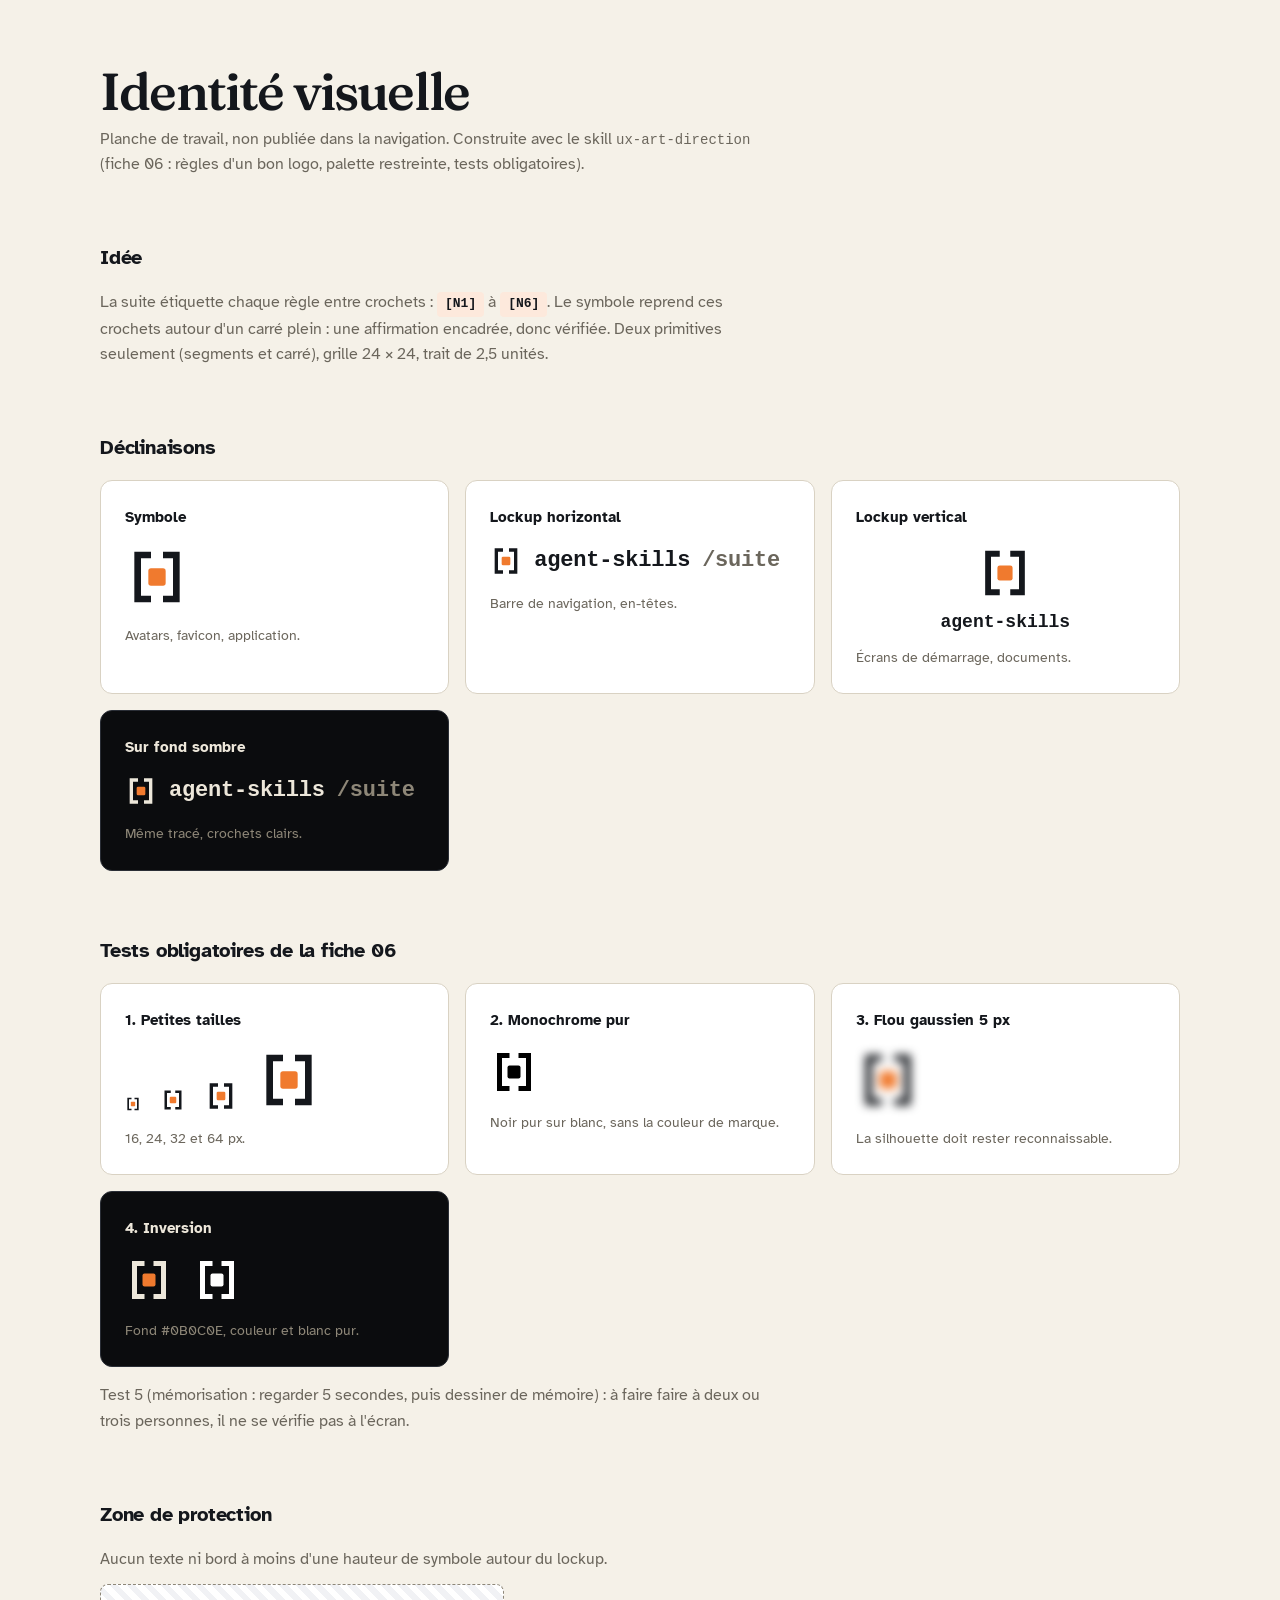
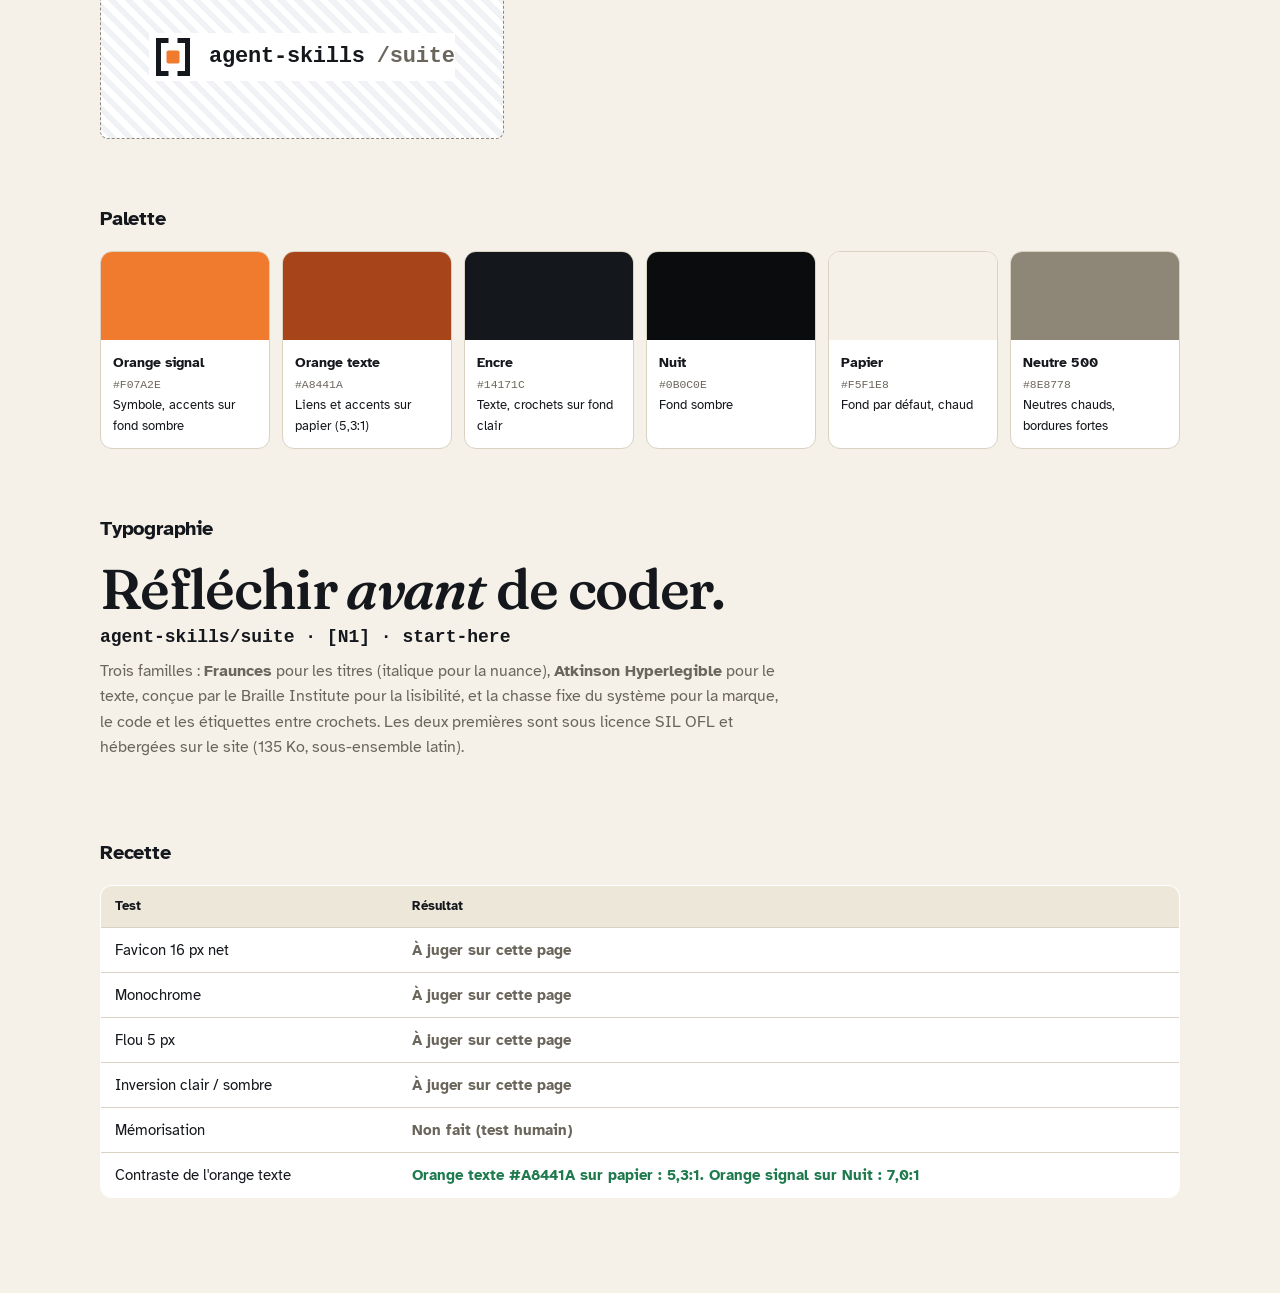
<file: website/brand/index.html>
<!DOCTYPE html>
<html lang="fr">
<head>
  <meta charset="UTF-8">
  <meta name="viewport" content="width=device-width, initial-scale=1.0">
  <title>Identité — Agent Skills Suite</title>
  <meta name="robots" content="noindex">
  <link rel="icon" href="favicon.svg" type="image/svg+xml">
  <style>
    @font-face { font-family: "Atkinson Hyperlegible"; src: url("../assets/fonts/atkinson-hyperlegible-latin-400-normal.woff2") format("woff2"); font-weight: 400; font-display: swap; }
    @font-face { font-family: "Atkinson Hyperlegible"; src: url("../assets/fonts/atkinson-hyperlegible-latin-700-normal.woff2") format("woff2"); font-weight: 600 700; font-display: swap; }
    @font-face { font-family: "Fraunces"; src: url("../assets/fonts/fraunces-latin-wght-normal.woff2") format("woff2"); font-weight: 100 900; font-display: swap; }
    @font-face { font-family: "Fraunces"; src: url("../assets/fonts/fraunces-latin-wght-italic.woff2") format("woff2"); font-weight: 100 900; font-style: italic; font-display: swap; }
    :root {
      --ink: #14171C; --paper: #F5F1E8; --brand: #F07A2E; --brand-text: #A8441A;
      --n1: #EDE7DA; --n3: #D9D2C3; --n5: #8E8778; --n6: #6B665C; --n8: #23272F; --n9: #191C22;
      --mono: ui-monospace, "Cascadia Code", "SF Mono", Menlo, Consolas, monospace;
      --font: "Atkinson Hyperlegible", ui-sans-serif, system-ui, sans-serif; --serif: "Fraunces", Georgia, serif;
    }
    * { box-sizing: border-box; }
    body { margin: 0; background: var(--paper); color: var(--ink); font: 400 1rem/1.6 var(--font); }
    main { width: min(100% - 32px, 1080px); margin: 0 auto; padding: 64px 0 96px; }
    h1 { font-family: var(--serif); font-weight: 560; font-size: clamp(2rem, 5vw, 3.25rem); line-height: 1.05; letter-spacing: -0.035em; margin: 0 0 8px; }
    h2 { font-size: 1.25rem; margin: 64px 0 16px; letter-spacing: -0.01em; }
    p { margin: 0 0 12px; max-width: 68ch; color: var(--n6); }
    code { font-family: var(--mono); font-size: 0.875em; }
    .grid { display: grid; grid-template-columns: repeat(auto-fit, minmax(260px, 1fr)); gap: 16px; }
    .tile { border: 1px solid var(--n3); border-radius: 12px; background: #fff; padding: 24px; display: grid; gap: 16px; align-content: start; }
    .tile.dark { background: #0B0C0E; border-color: #2A2E36; color: var(--n1); }
    .tile.dark p { color: var(--n5); }
    .tile h3 { margin: 0; font-size: 0.9375rem; }
    .tile p { margin: 0; font-size: 0.875rem; }
    .row { display: flex; align-items: flex-end; gap: 20px; flex-wrap: wrap; }
    .mark { display: block; }
    .mark { flex: none; }
    .mono { --sq: currentColor; }
    .blur { filter: blur(5px); }
    .lockup { white-space: nowrap; display: inline-flex; align-items: center; gap: 12px; font: 600 1.375rem/1 var(--mono); letter-spacing: -0.01em; }
    .lockup span { color: var(--n6); }
    .dark .lockup span { color: var(--n5); }
    .lockup-v { display: inline-grid; justify-items: center; gap: 12px; font: 600 1.125rem/1 var(--mono); }
    .clear { position: relative; display: inline-block; padding: 48px; background: repeating-linear-gradient(45deg, #fff 0 6px, #F1F2F5 6px 12px); border: 1px dashed var(--n5); border-radius: 8px; }
    .clear > div { background: #fff; padding: 0; }
    .swatches { display: grid; grid-template-columns: repeat(auto-fit, minmax(150px, 1fr)); gap: 12px; }
    .sw { border-radius: 12px; overflow: hidden; border: 1px solid var(--n3); background: #fff; }
    .sw i { display: block; height: 88px; }
    .sw div { padding: 12px; font-size: 0.8125rem; }
    .sw b { display: block; font-size: 0.875rem; }
    .sw code { color: var(--n6); }
    .type-sample { display: grid; gap: 8px; }
    .t-display { font: 750 clamp(2rem, 5vw, 3.5rem)/1 var(--font); letter-spacing: -0.04em; margin: 0; color: var(--ink); }
    .t-mono { font: 600 1.125rem/1.4 var(--mono); color: var(--ink); margin: 0; }
    .tag { display: inline-block; padding: 2px 8px; border-radius: 4px; background: #FDE9DC; font: 600 0.8125rem/1.6 var(--mono); color: var(--ink); }
    table { border-collapse: collapse; width: 100%; font-size: 0.9375rem; background: #fff; border: 1px solid var(--n3); border-radius: 12px; overflow: hidden; }
    th, td { text-align: left; padding: 10px 14px; border-top: 1px solid var(--n3); vertical-align: top; }
    th { background: var(--n1); border-top: 0; font-size: 0.8125rem; }
    .ok { color: #1F7A4D; font-weight: 600; }
    .todo { color: var(--n6); font-weight: 600; }
  </style>
</head>
<body>
<svg width="0" height="0" style="position:absolute" aria-hidden="true">
  <symbol id="m" viewBox="0 0 24 24">
    <path d="M8.5 3.75H4.75v16.5H8.5M15.5 3.75h3.75v16.5H15.5" fill="none" stroke="currentColor" stroke-width="2.5" stroke-linecap="square"/>
    <rect x="8.75" y="8.75" width="6.5" height="6.5" rx="1" style="fill: var(--sq, #F07A2E)"/>
  </symbol>
</svg>
<main>
  <h1>Identité visuelle</h1>
  <p>Planche de travail, non publiée dans la navigation. Construite avec le skill <code>ux-art-direction</code> (fiche 06 : règles d'un bon logo, palette restreinte, tests obligatoires).</p>

  <h2>Idée</h2>
  <p>La suite étiquette chaque règle entre crochets : <span class="tag">[N1]</span> à <span class="tag">[N6]</span>. Le symbole reprend ces crochets autour d'un carré plein : une affirmation encadrée, donc vérifiée. Deux primitives seulement (segments et carré), grille 24 × 24, trait de 2,5 unités.</p>

  <h2>Déclinaisons</h2>
  <div class="grid">
    <div class="tile"><h3>Symbole</h3><svg class="mark" width="64" height="64"><use href="#m"/></svg><p>Avatars, favicon, application.</p></div>
    <div class="tile"><h3>Lockup horizontal</h3><span class="lockup"><svg class="mark" width="32" height="32"><use href="#m"/></svg>agent-skills<span>/suite</span></span><p>Barre de navigation, en-têtes.</p></div>
    <div class="tile"><h3>Lockup vertical</h3><span class="lockup-v"><svg class="mark" width="56" height="56"><use href="#m"/></svg>agent-skills</span><p>Écrans de démarrage, documents.</p></div>
    <div class="tile dark"><h3>Sur fond sombre</h3><span class="lockup"><svg class="mark" width="32" height="32"><use href="#m"/></svg>agent-skills<span>/suite</span></span><p>Même tracé, crochets clairs.</p></div>
  </div>

  <h2>Tests obligatoires de la fiche 06</h2>
  <div class="grid">
    <div class="tile"><h3>1. Petites tailles</h3><div class="row"><svg class="mark" width="16" height="16"><use href="#m"/></svg><svg class="mark" width="24" height="24"><use href="#m"/></svg><svg class="mark" width="32" height="32"><use href="#m"/></svg><svg class="mark" width="64" height="64"><use href="#m"/></svg></div><p>16, 24, 32 et 64 px.</p></div>
    <div class="tile"><h3>2. Monochrome pur</h3><div class="row"><svg class="mark mono" width="48" height="48" style="color:#000"><use href="#m"/></svg></div><p>Noir pur sur blanc, sans la couleur de marque.</p></div>
    <div class="tile"><h3>3. Flou gaussien 5 px</h3><div class="row"><svg class="mark blur" width="64" height="64"><use href="#m"/></svg></div><p>La silhouette doit rester reconnaissable.</p></div>
    <div class="tile dark"><h3>4. Inversion</h3><div class="row"><svg class="mark" width="48" height="48"><use href="#m"/></svg><svg class="mark mono" width="48" height="48" style="color:#fff"><use href="#m"/></svg></div><p>Fond #0B0C0E, couleur et blanc pur.</p></div>
  </div>
  <p style="margin-top:16px">Test 5 (mémorisation : regarder 5 secondes, puis dessiner de mémoire) : à faire faire à deux ou trois personnes, il ne se vérifie pas à l'écran.</p>

  <h2>Zone de protection</h2>
  <p>Aucun texte ni bord à moins d'une hauteur de symbole autour du lockup.</p>
  <div class="clear"><div class="lockup"><svg class="mark" width="48" height="48"><use href="#m"/></svg>agent-skills<span>/suite</span></div></div>

  <h2>Palette</h2>
  <div class="swatches">
    <div class="sw"><i style="background:var(--brand)"></i><div><b>Orange signal</b><code>#F07A2E</code><br>Symbole, accents sur fond sombre</div></div>
    <div class="sw"><i style="background:var(--brand-text)"></i><div><b>Orange texte</b><code>#A8441A</code><br>Liens et accents sur papier (5,3:1)</div></div>
    <div class="sw"><i style="background:var(--ink)"></i><div><b>Encre</b><code>#14171C</code><br>Texte, crochets sur fond clair</div></div>
    <div class="sw"><i style="background:#0B0C0E"></i><div><b>Nuit</b><code>#0B0C0E</code><br>Fond sombre</div></div>
    <div class="sw"><i style="background:var(--paper)"></i><div><b>Papier</b><code>#F5F1E8</code><br>Fond par défaut, chaud</div></div>
    <div class="sw"><i style="background:var(--n5)"></i><div><b>Neutre 500</b><code>#8E8778</code><br>Neutres chauds, bordures fortes</div></div>
  </div>

  <h2>Typographie</h2>
  <div class="type-sample">
    <p class="t-display" style="font-family: var(--serif); font-weight: 560; letter-spacing: -0.03em">Réfléchir <em>avant</em> de coder.</p>
    <p class="t-mono">agent-skills/suite · [N1] · start-here</p>
    <p>Trois familles : <strong>Fraunces</strong> pour les titres (italique pour la nuance), <strong>Atkinson Hyperlegible</strong> pour le texte, conçue par le Braille Institute pour la lisibilité, et la chasse fixe du système pour la marque, le code et les étiquettes entre crochets. Les deux premières sont sous licence SIL OFL et hébergées sur le site (135 Ko, sous-ensemble latin).</p>
  </div>

  <h2>Recette</h2>
  <table>
    <tr><th>Test</th><th>Résultat</th></tr>
    <tr><td>Favicon 16 px net</td><td class="todo">À juger sur cette page</td></tr>
    <tr><td>Monochrome</td><td class="todo">À juger sur cette page</td></tr>
    <tr><td>Flou 5 px</td><td class="todo">À juger sur cette page</td></tr>
    <tr><td>Inversion clair / sombre</td><td class="todo">À juger sur cette page</td></tr>
    <tr><td>Mémorisation</td><td class="todo">Non fait (test humain)</td></tr>
    <tr><td>Contraste de l'orange texte</td><td class="ok">Orange texte #A8441A sur papier : 5,3:1. Orange signal sur Nuit : 7,0:1</td></tr>
  </table>
</main>
</body>
</html>
</file>
<file: website/styles.css>
/* Agent Skills Suite — vitrine
   Direction « éditoriale claire » choisie avec le skill ux-art-direction (section 5, signature propre) :
   papier chaud, encre, titres en serif système, filets fins plutôt que cartes, crochets et orange comme signature.
   Règles : ux-ui-design (registre 00B, fiches 04 et 07). Mouvement uniquement sur transform, couleur et contour,
   piloté par le scroll ou le pointeur, jamais au premier affichage, coupé avec prefers-reduced-motion.
   Contrastes mesurés : texte ≥ 5:1, texte secondaire 5,1:1, bordures fortes 3,2:1 sur le papier. */

/* Polices hébergées sur le site (aucun appel à un service tiers), licence SIL OFL 1.1 : voir assets/fonts/OFL-*.txt.
   Atkinson Hyperlegible (Braille Institute) pour le texte, Fraunces pour les titres. Sous-ensemble latin. */
@font-face { font-family: "Atkinson Hyperlegible"; src: url("assets/fonts/atkinson-hyperlegible-latin-400-normal.woff2") format("woff2"); font-weight: 400; font-style: normal; font-display: swap; }
@font-face { font-family: "Atkinson Hyperlegible"; src: url("assets/fonts/atkinson-hyperlegible-latin-400-italic.woff2") format("woff2"); font-weight: 400; font-style: italic; font-display: swap; }
@font-face { font-family: "Atkinson Hyperlegible"; src: url("assets/fonts/atkinson-hyperlegible-latin-700-normal.woff2") format("woff2"); font-weight: 600 700; font-style: normal; font-display: swap; }
@font-face { font-family: "Fraunces"; src: url("assets/fonts/fraunces-latin-wght-normal.woff2") format("woff2"); font-weight: 100 900; font-style: normal; font-display: swap; }
@font-face { font-family: "Fraunces"; src: url("assets/fonts/fraunces-latin-wght-italic.woff2") format("woff2"); font-weight: 100 900; font-style: italic; font-display: swap; }

:root {
  --bg: #F5F1E8;
  --bg-2: #EFE9DC;
  --surface: #FBF9F4;
  --surface-2: #EDE7DA;
  --line: #D9D2C3;
  --line-strong: #8E8778;
  --text: #14171C;
  --text-2: #4A4740;
  --text-3: #6B665C;
  --accent: #A8441A;
  --accent-ink: #FBF9F4;
  --accent-soft: #F6DCC9;
  --bad: #B42318;
  --bad-soft: #F8DDD6;
  --good: #1E6B45;
  --good-soft: #D9EDDF;
  --code-bg: #14171C;
  --code-text: #EDE9E1;
  --code-dim: #9C958A;
  --code-val: #F5A86B;
  --grid: transparent;
  --brand: #F07A2E;
  --brand-ink: #14171C;

  --serif: "Fraunces", ui-serif, "Iowan Old Style", Charter, Cambria, Georgia, serif;
  --font: "Atkinson Hyperlegible", ui-sans-serif, system-ui, -apple-system, "Segoe UI", Roboto, Arial, sans-serif;
  --mono: ui-monospace, "Cascadia Code", "SF Mono", Menlo, Consolas, monospace;
  --r-sm: 4px;
  --r-md: 6px;
  --r-lg: 8px;
  --shell: 1180px;
  --s1: 4px; --s2: 8px; --s3: 12px; --s4: 16px; --s5: 24px; --s6: 32px; --s7: 48px; --s8: 64px; --s9: 96px; --s10: 144px;
  --fast: 150ms;
  --ease: cubic-bezier(0.23, 1, 0.32, 1);
  color-scheme: light;
}

/* Variante sombre, sur demande de l'utilisateur uniquement (le papier est l'identité par défaut). */
:root[data-theme="dark"] {
  --bg: #141210;
  --bg-2: #1B1916;
  --surface: #201D19;
  --surface-2: #2A2621;
  --line: #3A352E;
  --line-strong: #8A8273;
  --text: #F2EEE6;
  --text-2: #B9B2A5;
  --text-3: #9C958A;
  --accent: #F07A2E;
  --accent-ink: #14171C;
  --accent-soft: #3A2618;
  --bad: #F08A7A;
  --bad-soft: #3B1F1A;
  --good: #7CCB9A;
  --good-soft: #1D3326;
  --code-bg: #0E0D0B;
  color-scheme: dark;
}

*, *::before, *::after { box-sizing: border-box; }
html { -webkit-text-size-adjust: 100%; scroll-padding-top: 72px; }
body { margin: 0; background: var(--bg); color: var(--text); font: 400 1rem/1.6 var(--font); -webkit-font-smoothing: antialiased; overflow-x: clip; }
svg { display: block; }
a { color: inherit; text-underline-offset: 3px; }
a:hover { color: var(--accent); }
code, kbd, pre { font-family: var(--mono); font-size: 0.875em; }
:not(pre) > code { padding: 1px 6px; border: 1px solid var(--line); border-radius: 4px; background: var(--surface-2); white-space: nowrap; }
:focus-visible { outline: 2px solid var(--accent); outline-offset: 3px; border-radius: 4px; }
[hidden] { display: none !important; }
.shell { width: min(100% - 32px, var(--shell)); margin-inline: auto; }
.dim { color: var(--text-3); }
.accent { color: var(--accent); }
.skip-link { position: absolute; left: 16px; top: -48px; z-index: 100; padding: var(--s2) var(--s4); background: var(--accent); color: var(--accent-ink); border-radius: var(--r-sm); text-decoration: none; font-weight: 600; }
.skip-link:focus { top: 12px; }

/* ---------- Barre du haut ---------- */
.topbar { position: sticky; top: 0; z-index: 20; background: color-mix(in srgb, var(--bg) 82%, transparent); border-bottom: 1px solid var(--line); backdrop-filter: saturate(1.4) blur(10px); }
.topbar-inner { display: flex; align-items: center; gap: var(--s5); min-height: 60px; }
.wordmark { display: inline-flex; align-items: center; gap: 10px; white-space: nowrap; min-height: 44px; font: 600 1rem/1 var(--mono); text-decoration: none; letter-spacing: -0.01em; }
.wordmark-dim { color: var(--text-3); }
.logo-mark { width: 24px; height: 24px; flex: none; color: var(--text); }
.nav { display: flex; gap: var(--s5); margin-left: auto; }
.nav a { color: var(--text-2); text-decoration: none; font-size: 0.9375rem; padding: var(--s2) 0; }
.nav a:hover { color: var(--text); }
.topbar-actions { display: flex; align-items: center; gap: var(--s2); }
.progress { position: absolute; left: 0; right: 0; bottom: -1px; height: 2px; background: var(--accent); transform-origin: left; transform: scaleX(var(--page, 0)); }

/* ---------- Boutons et commandes ---------- */
.btn, .tabs [role="tab"], .seg button, summary { touch-action: manipulation; }
.btn { display: inline-flex; align-items: center; justify-content: center; min-height: 40px; padding: 0 var(--s4); border: 1px solid transparent; border-radius: var(--r-sm); font: 600 0.875rem/1 var(--font); text-decoration: none; cursor: pointer; white-space: nowrap; transition: background-color var(--fast), border-color var(--fast), color var(--fast), transform var(--fast); }
.btn:active { transform: scale(0.97); }
.btn-primary { background: var(--accent); color: var(--accent-ink); }
.btn-primary:hover { background: color-mix(in srgb, var(--accent) 86%, var(--text)); color: var(--accent-ink); }
.btn-ghost { border-color: var(--line-strong); background: transparent; color: var(--text); }
.btn-ghost:hover { border-color: var(--text-2); color: var(--text); }
.icon-btn { display: inline-grid; place-items: center; width: 40px; height: 40px; border: 1px solid transparent; border-radius: var(--r-sm); background: transparent; color: var(--text-2); cursor: pointer; }
.icon-btn:hover { color: var(--text); border-color: var(--line); }
.icon-btn .ic-sun, .icon-btn[data-mode="dark"] .ic-moon { display: none; }
.icon-btn[data-mode="dark"] .ic-sun { display: block; }
.ctx-note { margin: var(--s6) 0 0; max-width: 72ch; color: var(--text-3); font-size: 0.8125rem; }

.cmd { display: flex; align-items: center; gap: var(--s3); min-height: 56px; padding: var(--s2) var(--s2) var(--s2) var(--s4); background: var(--code-bg); color: var(--code-text); border: 1px solid oklch(1 0 0 / 0.06); border-radius: var(--r-md); }
.cmd + .cmd { margin-top: var(--s2); }
.cmd-prompt { color: var(--code-dim); font-family: var(--mono); user-select: none; }
.cmd .cmd-text { flex: 1; min-width: 0; overflow-x: auto; white-space: nowrap; padding: var(--s2) 0; border: 0; background: none; border-radius: 0; color: inherit; font-size: 0.9375rem; }
.cmd .btn-ghost { border-color: oklch(0.62 0.015 260); color: var(--code-text); }
.cmd .btn-ghost:hover { border-color: var(--code-text); }
.cmd-xl { min-height: 72px; padding-left: var(--s5); }
.cmd-xl .cmd-text { font-size: clamp(1rem, 2.4vw, 1.375rem); }

/* ---------- Hero ---------- */
.hero { position: relative; min-height: calc(100svh - 61px); display: flex; flex-direction: column; justify-content: center; padding: var(--s8) 0 var(--s9); overflow: hidden; border-bottom: 1px solid var(--line); }
.hero-grid-bg { position: absolute; inset: -20% 0 -20% 0; background-image: linear-gradient(var(--grid) 1px, transparent 1px), linear-gradient(90deg, var(--grid) 1px, transparent 1px); background-size: 56px 56px; mask-image: radial-gradient(ellipse 70% 60% at 70% 40%, #000 30%, transparent 75%); -webkit-mask-image: radial-gradient(ellipse 70% 60% at 70% 40%, #000 30%, transparent 75%); transform: translate3d(0, calc(var(--p, 0) * 18%), 0); pointer-events: none; }
.hero-inner { position: relative; display: grid; grid-template-columns: minmax(0, 1.15fr) minmax(0, 1fr); gap: var(--s7); align-items: center; }
.hero-copy { transform: translate3d(0, calc(var(--p, 0) * 90px), 0); opacity: calc(1 - var(--p, 0) * 1.1); }
.hero-kicker { margin: 0 0 var(--s5); color: var(--text-3); font-size: 0.9375rem; }
.hero h1 { margin: 0; font-size: clamp(2.5rem, 5.4vw, 4.75rem); line-height: 0.98; letter-spacing: -0.04em; font-weight: 750; text-wrap: balance; }
.hero h1 .accent { display: block; margin-top: 0.08em; }
.hero-lead { max-width: 54ch; margin: var(--s5) 0 0; color: var(--text-2); font-size: 1.1875rem; line-height: 1.55; }
.hero-actions { display: grid; grid-template-columns: minmax(0, 1fr); gap: var(--s4); margin-top: var(--s7); max-width: 600px; }
.hero-link { justify-self: start; color: var(--text-2); font-weight: 600; text-decoration: none; padding: var(--s2) 0; }
.hero-link:hover { color: var(--accent); }

/* La pile de fichiers : chaque couche d'un skill, écartée par le scroll, inclinée par le pointeur */
.stack { position: relative; height: 520px; perspective: 1400px; }
.file {
  position: absolute; left: 50%; top: 50%; width: min(400px, 100%);
  padding: var(--s4) var(--s5) var(--s5);
  border: 1px solid var(--line-strong); border-radius: var(--r-lg);
  background: var(--surface);
  font: 0.8125rem/1.7 var(--mono); color: var(--text-2);
  box-shadow: 0 1px 0 oklch(1 0 0 / 0.04) inset, 0 24px 48px -24px oklch(0 0 0 / 0.55);
  will-change: transform;
}
.file p { margin: 0; }
.file-path { margin-bottom: var(--s3) !important; padding-bottom: var(--s2); border-bottom: 1px solid var(--line); color: var(--text-3); font-size: 0.75rem; }
.file-tag { display: inline-block; margin-top: var(--s3) !important; padding: 2px 8px; border-radius: 999px; background: var(--surface-2); color: var(--text-3); font: 600 0.75rem/1.6 var(--font); }
.t-h { color: var(--text); font-weight: 600; }
.t-k { color: var(--accent); }
.file-1 { border-color: color-mix(in srgb, var(--accent) 60%, var(--line)); z-index: 3;
  transform: translate(-50%, -50%) rotateX(calc(10deg - var(--my, 0) * 6deg)) rotateY(calc(-16deg + var(--mx, 0) * 8deg)) translate3d(calc(var(--mx, 0) * 10px), calc(125px + var(--p, 0) * 80px), 60px); }
.file-1 .file-tag { background: var(--accent-soft); color: var(--text); }
.file-2 { z-index: 2;
  transform: translate(-50%, -50%) rotateX(calc(10deg - var(--my, 0) * 6deg)) rotateY(calc(-16deg + var(--mx, 0) * 8deg)) translate3d(calc(-28px + var(--mx, 0) * 22px), calc(-5px - var(--p, 0) * 90px), 0); }
.file-3 { z-index: 1; opacity: 0.85;
  transform: translate(-50%, -50%) rotateX(calc(10deg - var(--my, 0) * 6deg)) rotateY(calc(-16deg + var(--mx, 0) * 8deg)) translate3d(calc(-56px + var(--mx, 0) * 36px), calc(-135px - var(--p, 0) * 220px), -60px); }

.scroll-cue { position: absolute; left: 50%; bottom: var(--s5); transform: translateX(-50%); display: grid; justify-items: center; gap: var(--s2); color: var(--text-3); font-size: 0.8125rem; text-decoration: none; opacity: calc(1 - var(--p, 0) * 3); }
.scroll-cue-line { width: 1px; height: 32px; background: linear-gradient(var(--text-3), transparent); }

/* ---------- Sections communes ---------- */
.section { padding: var(--s10) 0; border-bottom: 1px solid var(--line); }
.section-head { display: grid; grid-template-columns: minmax(0, 1.2fr) minmax(0, 1fr); gap: var(--s6); align-items: end; margin-bottom: var(--s7); }
.section-head h2, .demo-head h2, .profile-text h2 { margin: 0; font-size: clamp(2rem, 4.4vw, 3.5rem); line-height: 1.02; letter-spacing: -0.035em; font-weight: 720; text-wrap: balance; }
.section-head p { margin: 0; color: var(--text-2); max-width: 52ch; }
h3 { margin: 0; font-size: 1.0625rem; letter-spacing: -0.01em; }

.tabs { display: inline-flex; flex-wrap: wrap; gap: var(--s1); padding: var(--s1); border: 1px solid var(--line); border-radius: var(--r-md); background: var(--surface); }
.tabs [role="tab"] { min-height: 40px; padding: 0 var(--s4); border: 0; border-radius: var(--r-sm); background: transparent; color: var(--text-2); font: 500 0.9375rem/1 var(--font); cursor: pointer; transition: background-color var(--fast), color var(--fast); }
.tabs [role="tab"]:hover { color: var(--text); }
.tabs [role="tab"][aria-selected="true"] { background: var(--text); color: var(--bg); }

/* Révélations à l'entrée dans l'écran (contenu sous la ligne de flottaison uniquement) */
.js:not(.static) .reveal { opacity: 0; transform: translate3d(0, 28px, 0); transition: opacity 350ms var(--ease), transform 350ms var(--ease); }
.js:not(.static) .reveal.is-in { opacity: 1; transform: none; }
.js:not(.static) .reveal.no-anim { transition: none; }

/* ---------- Démo épinglée ---------- */
.demo { position: relative; border-bottom: 1px solid var(--line); background: var(--bg-2); }
.pin { padding: var(--s9) 0; }
.demo-head { display: flex; flex-wrap: wrap; align-items: end; justify-content: space-between; gap: var(--s5); margin-bottom: var(--s6); }
.scenario + .scenario { margin-top: var(--s8); }
.js .scenario + .scenario { margin-top: 0; }
.prompt { display: flex; gap: var(--s3); align-items: baseline; margin: 0 0 var(--s4); padding: var(--s4) var(--s5); border: 1px solid var(--line); border-radius: var(--r-md); background: var(--surface); font-size: 1.125rem; font-weight: 500; }
.prompt-label { flex: none; font: 600 0.75rem/1 var(--mono); color: var(--text-3); text-transform: uppercase; letter-spacing: 0.06em; }
.compare { display: grid; grid-template-columns: 1fr 1fr; gap: var(--s4); }
.pane { display: flex; flex-direction: column; border: 1px solid var(--line); border-radius: var(--r-lg); background: var(--surface); overflow: hidden; }
.pane-label { margin: 0; padding: var(--s3) var(--s5); border-bottom: 1px solid var(--line); font-size: 0.875rem; font-weight: 600; color: var(--text-3); }
.pane-after { border-color: color-mix(in srgb, var(--accent) 55%, var(--line)); }
.pane-after .pane-label { color: var(--text); background: var(--accent-soft); border-bottom-color: color-mix(in srgb, var(--accent) 35%, var(--line)); }
.pane-body { flex: 1; padding: var(--s4) var(--s5); font-size: 0.9375rem; }
.pane-before .pane-body { color: var(--text-2); }
.line { position: relative; margin: 0 0 var(--s2); }
.line:last-child { margin-bottom: 0; }
.code-body .line code { padding: 0; border: 0; background: none; white-space: pre; font-size: 0.8125rem; }
.code-body .prose { margin-top: var(--s3); }
.flags { display: flex; flex-wrap: wrap; gap: var(--s2); margin: 0; padding: var(--s3) var(--s5) var(--s4); list-style: none; }
.flags li { padding: 3px 10px; border-radius: 999px; background: var(--bad-soft); color: var(--bad); font-size: 0.8125rem; font-weight: 600; }
.flags li::before { content: "✕ "; }
.flags-good li { background: var(--good-soft); color: var(--good); }
.flags-good li::before { content: "✓ "; }
.ev { display: inline-block; padding: 0 6px; border-radius: 4px; background: var(--accent-soft); color: var(--text); font: 600 0.75rem/1.6 var(--mono); vertical-align: 1px; }
.demo-note { margin: var(--s4) 0 0; color: var(--text-3); font-size: 0.8125rem; }

/* Barre de rature sur les lignes de la réponse complaisante */
.pane-before .pane-body .line::after { content: ""; position: absolute; left: 0; right: 0; top: 0.8em; height: 2px; border-radius: 2px; background: var(--bad); transform-origin: left; transform: scaleX(var(--s, 1)); }

/* Mise en scène pilotée par le scroll (écrans larges, mouvement autorisé) */
.js:not(.static) [data-pin].is-pinned { height: 330vh; }
.js:not(.static) [data-pin].is-pinned .pin { position: sticky; top: 61px; min-height: calc(100svh - 61px); display: flex; align-items: center; padding: var(--s6) 0; }
.js:not(.static) [data-pin].is-pinned .pin > .shell { width: min(100% - 32px, var(--shell)); }
/* Les deux réponses restent lisibles à toute position : seuls la rature, le repère latéral,
   le contour et la couleur des étiquettes suivent la progression. */
.pane-after .line { padding-left: var(--s3); }
.pane-after .line::before { content: ""; position: absolute; left: 0; top: 0.15em; bottom: 0.15em; width: 3px; border-radius: 2px; background: var(--accent); transform-origin: top; transform: scaleY(var(--r, 1)); }
.flags li[data-at] { background: color-mix(in srgb, var(--bad-soft) calc(var(--r, 1) * 100%), var(--surface-2)); color: color-mix(in srgb, var(--bad) calc(var(--r, 1) * 100%), var(--text-2)); transform: scale(calc(0.94 + var(--r, 1) * 0.06)); }
.flags-good li[data-at] { background: color-mix(in srgb, var(--good-soft) calc(var(--r, 1) * 100%), var(--surface-2)); color: color-mix(in srgb, var(--good) calc(var(--r, 1) * 100%), var(--text-2)); }
.pane-before { border-color: color-mix(in srgb, var(--bad) calc(var(--s, 0) * 70%), var(--line)); }
.pane-after { border-color: color-mix(in srgb, var(--accent) calc(30% + var(--a, 1) * 45%), var(--line)); box-shadow: 0 0 0 calc(var(--a, 1) * 3px) var(--accent-soft); }

.stepper { display: flex; flex-wrap: wrap; gap: var(--s2); margin: 0 0 var(--s4); padding: 0; list-style: none; }
.stepper button { display: inline-flex; align-items: center; gap: var(--s2); min-height: 40px; padding: 0 var(--s3) 0 var(--s2); border: 1px solid var(--line); border-radius: 999px; background: var(--surface); color: var(--text-2); font: 500 0.875rem/1 var(--font); cursor: pointer; transition: background-color var(--fast), color var(--fast), border-color var(--fast); }
.stepper-num { display: inline-grid; place-items: center; width: 24px; height: 24px; border-radius: 50%; background: var(--surface-2); font: 600 0.75rem/1 var(--mono); }
.stepper button[aria-current="step"] { border-color: var(--accent); color: var(--text); }
.stepper button[aria-current="step"] .stepper-num { background: var(--accent); color: var(--accent-ink); }
.scenario:focus-visible { outline-offset: 6px; border-radius: var(--r-md); }
.code-body { overflow-x: auto; }

/* ---------- Fenêtre de contexte ---------- */
.context { border-bottom: 1px solid var(--line); }
.window { margin-bottom: var(--s7); }
.window-bar { position: relative; display: flex; height: 72px; border: 1px solid var(--line-strong); border-radius: var(--r-md); background: repeating-linear-gradient(90deg, var(--surface) 0 10px, var(--surface-2) 10px 11px); overflow: hidden; }
.seg-fill { height: 100%; transform-origin: left; transform: scaleX(var(--r, 1)); border-right: 1px solid var(--bg); }
.seg-1 { width: 0.89%; min-width: 6px; background: var(--text-2); }
.seg-2 { width: 2.5%; min-width: 14px; background: color-mix(in srgb, var(--accent) 60%, var(--text-2)); }
.seg-3 { width: 3.28%; min-width: 24px; background: var(--accent); }
.window-scale { display: flex; justify-content: space-between; margin-top: var(--s2); color: var(--text-3); font: 0.8125rem/1.4 var(--mono); }
.layers { display: grid; grid-template-columns: repeat(3, 1fr); gap: var(--s5); margin: 0; padding: 0; list-style: none; }
.layers li { display: grid; grid-template-columns: auto 1fr; gap: var(--s2) var(--s4); padding-top: var(--s5); border-top: 2px solid var(--line); }
.layers li:nth-child(3) { border-top-color: var(--accent); }
.layer-num { grid-row: 1 / span 2; font: 600 0.875rem/1.6 var(--mono); color: var(--text-3); }
.layers p { margin: var(--s1) 0 0; color: var(--text-2); font-size: 0.9375rem; }
.layer-cost { grid-column: 2; font-variant-numeric: tabular-nums; font: 600 1.5rem/1.2 var(--mono); color: var(--accent); letter-spacing: -0.02em; }

/* Remplissage de la fenêtre de contexte à l'entrée dans l'écran, couche par couche */
.js:not(.static) .window .seg-fill { transition: transform 350ms var(--ease); }
.js:not(.static) .window:not(.is-in) .seg-fill { transform: scaleX(0); }
.js:not(.static) .window .seg-2 { transition-delay: 150ms; }
.js:not(.static) .window .seg-3 { transition-delay: 300ms; }
.js:not(.static) .layers li { transition: opacity 350ms var(--ease), transform 350ms var(--ease); }
.js:not(.static) .layers:not(.is-in) li { opacity: 0; transform: translate3d(0, 16px, 0); }
.js:not(.static) .layers li:nth-child(2) { transition-delay: 150ms; }
.js:not(.static) .layers li:nth-child(3) { transition-delay: 300ms; }
.js:not(.static) .layers.reveal { opacity: 1; transform: none; }

/* ---------- Profil ---------- */
.profile { display: grid; grid-template-columns: minmax(0, 1fr) minmax(0, 1fr); gap: var(--s8); align-items: center; }
.profile-text p { margin: var(--s5) 0; color: var(--text-2); font-size: 1.0625rem; }
.seg { display: inline-flex; gap: var(--s1); padding: var(--s1); margin-bottom: var(--s4); border: 1px solid var(--line); border-radius: var(--r-md); background: var(--surface); }
.seg button { min-height: 40px; padding: 0 var(--s4); border: 0; border-radius: var(--r-sm); background: transparent; color: var(--text-2); font: 500 0.875rem/1 var(--font); cursor: pointer; }
.seg button[aria-checked="true"] { background: var(--text); color: var(--bg); }
.levels { margin: 0; }
.levels div { padding: var(--s3) 0; border-top: 1px solid var(--line); }
.levels dt { font-weight: 600; }
.levels dd { margin: var(--s1) 0 0; color: var(--text-2); font-size: 0.9375rem; }
.js .levels div { display: none; padding: 0; border-top: 0; }
.js .levels div.is-on { display: block; }
.js .levels dt { display: none; }
.js .levels dd { margin: 0; min-height: 3.2em; }
.profile-file { margin: 0; padding: var(--s6); overflow-x: auto; background: var(--code-bg); color: var(--code-text); border: 1px solid oklch(1 0 0 / 0.06); border-radius: var(--r-lg); font-size: 0.9375rem; line-height: 1.8; }
.profile-file .c { color: var(--code-dim); }
.profile-file .v { color: var(--code-val); }

/* ---------- Parcours des skills ---------- */
.track { position: relative; margin: 0; padding: 0; list-style: none; }
.track::before, .track[data-track]::after { content: ""; position: absolute; left: 7px; top: 28px; bottom: 28px; width: 2px; background: var(--line); }
.track[data-track]::after { background: var(--accent); transform-origin: top; transform: scaleY(var(--t, 1)); }
.track-item { position: relative; padding-left: var(--s6); }
.track-item::before { content: ""; position: absolute; left: 2px; top: 24px; z-index: 1; width: 12px; height: 12px; border-radius: 50%; background: var(--bg); border: 2px solid var(--line-strong); }
.track-entry::before { background: var(--accent); border-color: var(--accent); }
.track-branch { padding-left: calc(var(--s6) + var(--s5)); }
.track-branch::after { content: ""; position: absolute; left: 14px; top: 29px; width: calc(var(--s5) + 4px); height: 2px; background: var(--line); }
.track-branch::before { left: calc(var(--s5) + 14px); }
.track-sub { padding-left: calc(var(--s6) + var(--s5) * 2); }
.track-sub::after { width: calc(var(--s5) * 2 + 4px); }
.track-sub::before { left: calc(var(--s5) * 2 + 14px); width: 10px; height: 10px; top: 25px; }
.track details { border-bottom: 1px solid var(--line); }
.track summary { display: grid; grid-template-columns: minmax(0, 19rem) minmax(0, 1fr) auto; gap: var(--s4); align-items: center; min-height: 60px; padding: var(--s3) 0; cursor: pointer; list-style: none; }
.track summary::-webkit-details-marker { display: none; }
.track summary::after { content: "Voir le prompt"; padding: 4px 12px; border: 1px solid var(--line-strong); border-radius: 999px; color: var(--text-2); font: 600 0.75rem/1.4 var(--font); white-space: nowrap; transition: background-color var(--fast), color var(--fast), border-color var(--fast); }
.track details[open] summary::after { content: "Fermer"; background: var(--text); border-color: var(--text); color: var(--bg); }
@media (hover: hover) and (pointer: fine) {
  .track summary:hover::after { border-color: var(--accent); }
  .track summary:hover .t-name { color: var(--accent); }
}
.t-name { font: 600 0.9375rem/1.3 var(--mono); overflow-wrap: anywhere; transition: color var(--fast); }
.t-desc { color: var(--text-2); font-size: 0.9375rem; }
.t-more { padding: 0 0 var(--s6); max-width: 780px; }
.t-more > p { margin: 0 0 var(--s4); color: var(--text-2); }
.prompt-full { margin: 0 0 var(--s4); padding: var(--s5); white-space: pre-wrap; overflow-wrap: anywhere; background: var(--code-bg); color: var(--code-text); border: 1px solid oklch(1 0 0 / 0.06); border-left: 3px solid var(--accent); border-radius: var(--r-md); font-size: 0.875rem; line-height: 1.7; }
.t-actions { display: flex; flex-wrap: wrap; align-items: center; gap: var(--s5); }
.t-actions a { font-size: 0.9375rem; font-weight: 600; padding: var(--s2) 0; }
.side-label { margin: var(--s8) 0 var(--s3); font: 600 0.75rem/1 var(--mono); text-transform: uppercase; letter-spacing: 0.06em; color: var(--text-3); }
.track-side::before { width: 0; background: none; border-left: 2px dashed var(--line); }

/* ---------- Échelle des preuves ---------- */
.scale { display: grid; grid-template-columns: repeat(6, 1fr); margin: 0; padding: 0; list-style: none; border: 1px solid var(--line); border-radius: var(--r-lg); overflow: hidden; background: var(--surface); }
.scale li { display: flex; flex-direction: column; gap: var(--s2); padding: var(--s5) var(--s4); border-left: 1px solid var(--line); }
.scale li:first-child { border-left: 0; }
.scale strong { font-size: 0.9375rem; line-height: 1.3; }
.scale span:last-child { color: var(--text-2); font-size: 0.875rem; }
.ev-lg { align-self: flex-start; font-size: 0.875rem; padding: 2px 8px; }
.scale li:nth-child(1) .ev { background: var(--accent); color: var(--accent-ink); }
.scale li:nth-child(2) .ev { background: color-mix(in srgb, var(--accent) 45%, var(--surface)); color: var(--text); }
.scale li:nth-child(3) .ev { background: color-mix(in srgb, var(--accent) 28%, var(--surface)); }
.scale li:nth-child(4) .ev { background: color-mix(in srgb, var(--accent) 14%, var(--surface)); }
.scale li:nth-child(5) .ev { background: var(--surface-2); }
.scale li:nth-child(6) .ev { background: transparent; border: 1px dashed var(--line-strong); }

/* ---------- Installation ---------- */
.install .tabs { margin-bottom: var(--s5); }
.install-panel { max-width: 780px; }
.install-panel + .install-panel { margin-top: var(--s6); }
.js .install-panel + .install-panel { margin-top: 0; }
.install-h { margin-bottom: var(--s3); }
.js .install-h { position: absolute; width: 1px; height: 1px; overflow: hidden; clip: rect(0 0 0 0); white-space: nowrap; }
.note { margin: var(--s3) 0 0; color: var(--text-2); font-size: 0.9375rem; }
.final { margin-top: var(--s9); padding: var(--s7); border: 1px solid var(--line); border-radius: var(--r-lg); background: var(--surface); }
.final-sub { margin: var(--s5) 0 var(--s3); color: var(--text-2); }
.final-title { margin: 0; font-size: clamp(1.5rem, 3vw, 2.25rem); font-weight: 700; letter-spacing: -0.03em; }

/* ---------- Pied de page et toast ---------- */
.footer { padding: var(--s6) 0 var(--s7); }
.footer-inner { display: flex; flex-wrap: wrap; gap: var(--s4) var(--s6); justify-content: space-between; align-items: center; color: var(--text-3); font-size: 0.875rem; }
.footer-inner p { margin: 0; }
.footer-links { display: flex; flex-wrap: wrap; gap: var(--s5); }
.footer-links a { padding: var(--s2) 0; color: var(--text-2); }
.toast { position: fixed; left: 50%; bottom: 24px; z-index: 60; margin: 0; padding: var(--s3) var(--s4); border-radius: var(--r-sm); background: var(--text); color: var(--bg); font-size: 0.875rem; font-weight: 500; transform: translate(-50%, 16px); opacity: 0; pointer-events: none; transition: opacity var(--fast), transform var(--fast); }
.toast.is-on { opacity: 1; transform: translate(-50%, 0); }

/* ---------- Identité : crochets de marque ---------- */
.br-word { position: relative; white-space: nowrap; }
.br-word::before, .br-word::after { font-family: var(--mono); font-weight: 500; color: var(--text-3); }
.br-word::before { content: "["; margin-right: 0.04em; }
.br-word::after { content: "]"; margin-left: 0.04em; }
.big-br { position: absolute; top: 2%; height: 96%; width: 40px; color: var(--brand); z-index: 4; pointer-events: none; }
.big-br-l { left: calc(50% - 250px - var(--p, 0) * 60px); transform: translate3d(calc(var(--mx, 0) * -6px), 0, 0); }
.big-br-r { right: calc(50% - 250px - var(--p, 0) * 60px); transform: translate3d(calc(var(--mx, 0) * 6px), 0, 0); }

.kicker { margin: 0 0 var(--s3); font: 600 0.8125rem/1.4 var(--mono); color: var(--accent); letter-spacing: 0.02em; }

/* Bandeau de faits (chiffres réels du dépôt) */
.facts { border-bottom: 1px solid var(--line); background: var(--bg-2); }
.facts-list { display: grid; grid-template-columns: repeat(4, 1fr); margin-block: 0; padding: 0; list-style: none; }
.facts-list li { display: grid; gap: var(--s1); padding: var(--s6) var(--s5); border-left: 1px solid var(--line); }
.facts-list li:first-child { border-left: 0; padding-left: 0; }
.fact-num { font: 700 clamp(2.25rem, 5vw, 3.5rem)/1 var(--mono); letter-spacing: -0.04em; font-variant-numeric: tabular-nums; color: var(--text); }
.fact-num::before { content: "["; color: var(--text-3); font-weight: 500; }
.fact-num::after { content: "]"; color: var(--text-3); font-weight: 500; }
.fact-label { color: var(--text-2); font-size: 0.9375rem; }

/* Manifeste : aplat de couleur de marque */
.manifesto { background: var(--brand); color: var(--brand-ink); padding: var(--s10) 0; }
.manifesto-title { margin: 0; max-width: 18ch; font-size: clamp(2.25rem, 5.6vw, 4.5rem); line-height: 1; letter-spacing: -0.04em; font-weight: 750; text-wrap: balance; }
.manifesto-list { display: grid; grid-template-columns: repeat(3, 1fr); gap: var(--s6); margin: var(--s8) 0 0; padding: 0; list-style: none; }
.manifesto-list li { padding-top: var(--s4); border-top: 2px solid var(--brand-ink); font-size: 1rem; line-height: 1.5; }
.manifesto-list strong { display: block; margin-bottom: var(--s2); font-size: 1.25rem; letter-spacing: -0.015em; }
.m-num { display: block; margin-bottom: var(--s3); font: 600 0.875rem/1 var(--mono); }
.manifesto ::selection { background: var(--brand-ink); color: var(--brand); }

/* Bloc final et pied de page */
.final-mark { margin-bottom: var(--s5); }
.final-mark .logo-mark { width: 64px; height: 64px; }
.footer-brand { display: grid; gap: var(--s1); }
.footer-brand p { margin: 0; }
.wordmark-static { min-height: 0; color: var(--text); }

/* Mode d'emploi en 3 étapes */
.howto-steps { display: grid; grid-template-columns: repeat(3, minmax(0, 1fr)); gap: var(--s5); margin: 0; padding: 0; list-style: none; counter-reset: none; }
.howto-step { display: flex; flex-direction: column; gap: var(--s3); padding: var(--s6) var(--s5) var(--s5); border: 1px solid var(--line); border-radius: var(--r-lg); background: var(--surface); }
.howto-step h3 { font-size: 1.25rem; letter-spacing: -0.015em; }
.howto-step p { margin: 0; color: var(--text-2); }
.howto-step .cmd { margin-top: auto; flex-wrap: wrap; padding: var(--s3) var(--s4); }
.howto-step .cmd .cmd-text { flex-basis: calc(100% - 24px); white-space: normal; overflow-wrap: anywhere; }
.howto-step .cmd .copy-btn { width: 100%; }
.howto-num { display: inline-grid; place-items: center; width: 44px; height: 44px; border-radius: 50%; background: var(--brand); color: var(--brand-ink); font: 700 1.25rem/1 var(--mono); }
.howto-alt, .howto-result { font-size: 0.875rem; }
.howto-web { margin-top: var(--s6); padding: var(--s5); border: 1px dashed var(--line-strong); border-radius: var(--r-lg); }
.howto-web > p { margin: 0 0 var(--s3); color: var(--text-2); }
.howto-web strong { color: var(--text); }

/* Questions fréquentes */
.faq-list { display: grid; gap: var(--s2); max-width: 860px; }
.faq-list details { border: 1px solid var(--line); border-radius: var(--r-md); background: var(--surface); }
.faq-list summary { display: flex; align-items: center; justify-content: space-between; gap: var(--s4); min-height: 56px; padding: var(--s3) var(--s5); cursor: pointer; list-style: none; font-weight: 600; }
.faq-list summary::-webkit-details-marker { display: none; }
.faq-list summary::after { content: "+"; flex: none; font: 600 1.25rem/1 var(--mono); color: var(--accent); }
.faq-list details[open] summary::after { content: "−"; }
.faq-list details p { margin: 0; padding: 0 var(--s5) var(--s5); color: var(--text-2); max-width: 70ch; }

/* Verdicts de la démo : erreurs et garde-fous visibles d'un coup d'œil */
.verdict { display: flex; align-items: baseline; gap: var(--s3); margin: 0; padding: var(--s3) var(--s5); border-bottom: 1px solid var(--line); font-size: 0.9375rem; }
.verdict-n { flex: none; font: 700 1.125rem/1.2 var(--mono); }
.verdict-bad { background: var(--bad-soft); color: var(--text); }
.verdict-bad .verdict-n { color: var(--bad); }
.verdict-good { background: var(--good-soft); color: var(--text); }
.verdict-good .verdict-n { color: var(--good); }
.flags li { font-size: 0.875rem; padding: 4px 12px; }

/* Choix de la version des prompts */
.prompt-mode { display: flex; flex-wrap: wrap; align-items: center; gap: var(--s3) var(--s4); margin: 0 0 var(--s6); padding: var(--s4) var(--s5); border: 1px solid var(--line); border-radius: var(--r-lg); background: var(--surface); }
.prompt-mode > p { margin: 0; font-weight: 600; }
.prompt-mode .seg { margin: 0; }
.prompt-mode-hint { flex-basis: 100%; color: var(--text-2); font-size: 0.875rem; font-weight: 400 !important; }
.profile-text p { margin: var(--s4) 0; }
.profile-try { color: var(--text) !important; }
.js .levels dt { display: block !important; margin-bottom: var(--s1); font-weight: 600; }

/* ---------- Direction éditoriale ---------- */
body { font-size: 1.0625rem; }
.hero h1, .section-head h2, .demo-head h2, .head-title h2, .profile-text h2, .manifesto-title, .final-title, .howto-step h3, .faq-list summary { font-family: var(--serif); }
.hero h1 { font-weight: 600; letter-spacing: -0.025em; line-height: 1.02; }
.section-head h2, .demo-head h2, .head-title h2, .profile-text h2 { font-weight: 600; letter-spacing: -0.02em; line-height: 1.05; }
.manifesto-title { font-weight: 600; letter-spacing: -0.025em; }
.final-title, .howto-step h3 { font-weight: 600; letter-spacing: -0.01em; }
.faq-list summary { font-weight: 600; font-size: 1.125rem; }
.dim { color: var(--text-3); font-style: italic; }
.br-word::before, .br-word::after { color: var(--brand); font-style: normal; }
.hero-grid-bg { display: none; }
a { text-decoration-thickness: 1px; }

/* Filets plutôt que cartes */
.howto-step { border: 0; border-top: 2px solid var(--text); border-radius: 0; background: transparent; padding: var(--s5) 0 0; }
.faq-list { gap: 0; border-top: 2px solid var(--text); }
.faq-list details { border: 0; border-bottom: 1px solid var(--line); border-radius: 0; background: transparent; }
.faq-list summary { padding-inline: 0; }
.faq-list details p { padding-inline: 0; }
.final { border: 0; border-top: 2px solid var(--text); border-radius: 0; background: transparent; padding: var(--s7) 0 0; }
.howto-web { border-style: solid; border-color: var(--line); background: var(--surface); }
.prompt-mode { background: transparent; border-color: var(--line); }
.facts { background: transparent; border-top: 1px solid var(--line); }
.fact-num { font-family: var(--serif); font-weight: 600; letter-spacing: -0.03em; }
.fact-num::before, .fact-num::after { font-family: var(--mono); color: var(--brand); }

/* Feuilles de papier dans le hero */
.file { background: var(--surface); border-color: var(--line); box-shadow: 0 1px 2px rgb(20 23 28 / 0.06), 0 18px 40px -18px rgb(20 23 28 / 0.28); }
.file-1 { border-color: var(--brand); }
.file-1 .file-tag { background: var(--accent-soft); }

/* Démo : documents sur papier */
.demo { background: var(--bg-2); }
.pane { background: var(--surface); }
.prompt { background: var(--surface); font-family: var(--serif); font-size: 1.25rem; }

.hero h1 .accent { color: var(--text); font-style: italic; font-weight: 500; }

/* Message unique d'installation */
.oneshot { display: grid; grid-template-columns: minmax(0, 0.9fr) minmax(0, 1.1fr); gap: var(--s5) var(--s7); align-items: start; margin-bottom: var(--s7); padding: var(--s6); background: var(--surface); border: 1px solid var(--line); border-left: 4px solid var(--brand); }
.oneshot-label { margin: 0 0 var(--s2); font: 600 1.375rem/1.2 var(--serif); }
.oneshot-text p:last-child { margin: 0; color: var(--text-2); }
.oneshot .prompt-full { margin: 0; }
.oneshot .copy-btn { grid-column: 2; justify-self: start; }
.howto-or { margin: 0 0 var(--s4); color: var(--text-3); font-style: italic; }

/* Avant / après */
.ba { margin: 0; }
.ba-frame { position: relative; overflow: hidden; border: 1px solid var(--line); box-shadow: 0 18px 40px -24px rgb(20 23 28 / 0.35); aspect-ratio: 1440 / 900; background: var(--surface); --ba: 50%; }
.ba-img { position: absolute; inset: 0; width: 100%; height: 100%; display: block; object-fit: cover; object-position: top left; }
.ba-before-wrap { position: absolute; inset: 0; clip-path: inset(0 calc(100% - var(--ba)) 0 0); }
.ba-handle { position: absolute; top: 0; bottom: 0; left: var(--ba); width: 2px; margin-left: -1px; background: var(--brand); }
.ba-handle::after { content: ""; position: absolute; top: 50%; left: 50%; width: 36px; height: 36px; margin: -18px 0 0 -18px; border-radius: 50%; background: var(--brand); box-shadow: 0 2px 8px rgb(20 23 28 / 0.25); }
.ba-tag { position: absolute; top: var(--s3); padding: 2px 10px; background: var(--text); color: var(--bg); font: 600 0.8125rem/1.6 var(--mono); }
.ba-tag-before { left: var(--s3); }
.ba-tag-after { right: var(--s3); background: var(--brand); color: var(--brand-ink); }
.ba-control { display: flex; flex-wrap: wrap; align-items: center; gap: var(--s3) var(--s5); margin-top: var(--s4); color: var(--text-2); font-size: 0.9375rem; }
.ba-control input { flex: 1 1 260px; accent-color: var(--brand); min-height: 44px; }
.ba figcaption { margin-top: var(--s4); max-width: 80ch; color: var(--text-2); }
.js .ba-frame { cursor: ew-resize; touch-action: pan-y; }

/* Étapes alignées : sous-grille commune (numéro, titre, texte, bloc, note) */
.howto-steps { grid-template-rows: auto auto auto auto auto; row-gap: 0; }
.howto-step { display: grid; grid-row: span 5; grid-template-rows: subgrid; row-gap: var(--s3); align-items: start; }
.howto-step .cmd { margin-top: 0; align-self: stretch; }
.howto-num { align-self: start; }
.howto-note { font-size: 0.875rem; color: var(--text-3) !important; }
.howto-file { display: flex; flex-direction: column; justify-content: center; gap: var(--s1); padding: var(--s4); border: 1px dashed var(--line-strong); border-radius: var(--r-md); }
.howto-file code { align-self: flex-start; font-size: 0.9375rem; }
.howto-file span { color: var(--text-2); font-size: 0.875rem; }
.profile-why { padding: var(--s4); border-left: 3px solid var(--brand); background: var(--surface); color: var(--text-2) !important; font-size: 0.9375rem; }
.profile-why strong { color: var(--text); }
.scale .src a { color: var(--text-2); }
.scale-more { margin: var(--s4) 0 0; color: var(--text-3); font-size: 0.9375rem; }

/* Typographie : hiérarchie plus calme et plus éditoriale */
h3 { font-weight: 600; }
.howto-step h3, .final-title { font-weight: 500; font-size: 1.375rem; letter-spacing: -0.01em; line-height: 1.2; }
.section-head h2, .head-title h2, .demo-head h2, .profile-text h2 { font-weight: 500; }
.hero h1 { font-weight: 500; }
.manifesto-title { font-weight: 500; }
.faq-list summary { font-weight: 500; }
.dim { font-weight: 400; }
.kicker { font-family: var(--font); font-weight: 600; font-size: 0.8125rem; letter-spacing: 0.08em; text-transform: uppercase; color: var(--accent); }
.kicker::first-letter { letter-spacing: 0; }
.btn { font-weight: 600; letter-spacing: 0.01em; }
.cmd .cmd-text, .prompt-full { font-size: 0.875rem; }
.hero-lead, .section-head p { font-size: 1.125rem; line-height: 1.6; }

/* Réglages typographiques pour Fraunces et Atkinson */
.hero h1, .section-head h2, .head-title h2, .demo-head h2, .profile-text h2, .manifesto-title { font-optical-sizing: auto; font-variation-settings: "SOFT" 0, "WONK" 0; }
.hero h1 { font-weight: 560; letter-spacing: -0.03em; }
.hero h1 .accent { font-weight: 420; }
.section-head h2, .head-title h2, .demo-head h2, .profile-text h2 { font-weight: 540; letter-spacing: -0.025em; }
.dim { font-weight: 380; }
.manifesto-title { font-weight: 560; letter-spacing: -0.03em; }
.howto-step h3, .final-title, .oneshot-label, .faq-list summary { font-weight: 540; }
.prompt { font-weight: 450; }

/* ---------- Responsive ---------- */
@media (max-width: 960px) {
  .howto-step { grid-row: auto; grid-template-rows: none; display: flex; }
  .oneshot { grid-template-columns: minmax(0, 1fr); padding: var(--s5); }
  .oneshot .copy-btn { grid-column: 1; }
  .howto-steps { grid-template-columns: minmax(0, 1fr); }
  .facts-list { grid-template-columns: repeat(2, 1fr); }
  .facts-list li:nth-child(3) { border-left: 0; padding-left: 0; }
  .facts-list li:nth-child(n+3) { border-top: 1px solid var(--line); }
  .manifesto-list { grid-template-columns: 1fr; gap: var(--s5); }
  .manifesto { padding: var(--s9) 0; }
  .big-br-l { left: calc(50% - 215px); }
  .big-br-r { right: calc(50% - 215px); }
  .hero-copy, .stack, .scroll-cue, .hero-grid-bg { --p: 0; }
  .hero-inner, .section-head, .profile, .compare { grid-template-columns: minmax(0, 1fr); }
  .section-head { gap: var(--s3); }
  .stack { height: 360px; max-width: 460px; width: 100%; margin-inline: auto; }
  .layers { grid-template-columns: 1fr; gap: var(--s5); }
  .scale { grid-template-columns: repeat(3, 1fr); }
  .scale li:nth-child(4) { border-left: 0; }
  .scale li:nth-child(n+4) { border-top: 1px solid var(--line); }
  .track summary { grid-template-columns: minmax(0, 1fr) auto; gap: var(--s1) var(--s4); }
  .t-desc { grid-column: 1; grid-row: 2; }
  .track summary::after { grid-column: 2; grid-row: 1 / span 2; }
  .section { padding: var(--s9) 0; }
}
@media (max-width: 680px) {
  .nav { display: none; }
  .topbar-actions { margin-left: auto; }
  .hero { padding: var(--s7) 0 var(--s9); }
  .hero-lead { font-size: 1.0625rem; }
  .stack { height: 420px; margin-top: var(--s5); scale: 0.78; }
  .file { width: 330px; }
  .section { padding: var(--s8) 0; }
  .pin { padding: var(--s8) 0; }
  .scale { grid-template-columns: 1fr 1fr; }
  .scale li:nth-child(odd) { border-left: 0; }
  .scale li:nth-child(4) { border-left: 1px solid var(--line); }
  .scale li:nth-child(n+3) { border-top: 1px solid var(--line); }
  .prompt { flex-direction: column; gap: var(--s2); font-size: 1rem; }
  .track-branch { padding-left: var(--s6); }
  .track-branch::after { display: none; }
  .track-branch::before, .track-sub::before { left: 2px; }
  .track-sub { padding-left: var(--s6); }
  .track summary::after { content: "Prompt"; }
  .tabs { display: flex; width: 100%; }
  .tabs [role="tab"] { flex: 1 1 auto; }
  .hero-actions .cmd { flex-wrap: wrap; }
  .hero-actions .cmd-text { flex-basis: calc(100% - 32px); }
  .hero-actions .copy-btn { width: 100%; }
  .layer-cost { font-size: 1.25rem; }
  .final { padding: var(--s5); }
  .big-br { display: none; }
  .code-body .line code { white-space: pre-wrap; overflow-wrap: anywhere; }
}
@media (pointer: coarse) {
  .btn, .tabs [role="tab"], .seg button, .stepper button, .footer-links a { min-height: 44px; }
  .icon-btn { width: 44px; height: 44px; }
  .footer-links a { display: inline-flex; align-items: center; }
}

@media (prefers-reduced-motion: reduce) {
  *, *::before, *::after { transition-duration: 0.01ms !important; animation-duration: 0.01ms !important; }
  [data-pin].is-pinned { height: auto !important; }
  [data-pin].is-pinned .pin { position: static !important; }
  .btn:active { transform: none; }
}
</file>
